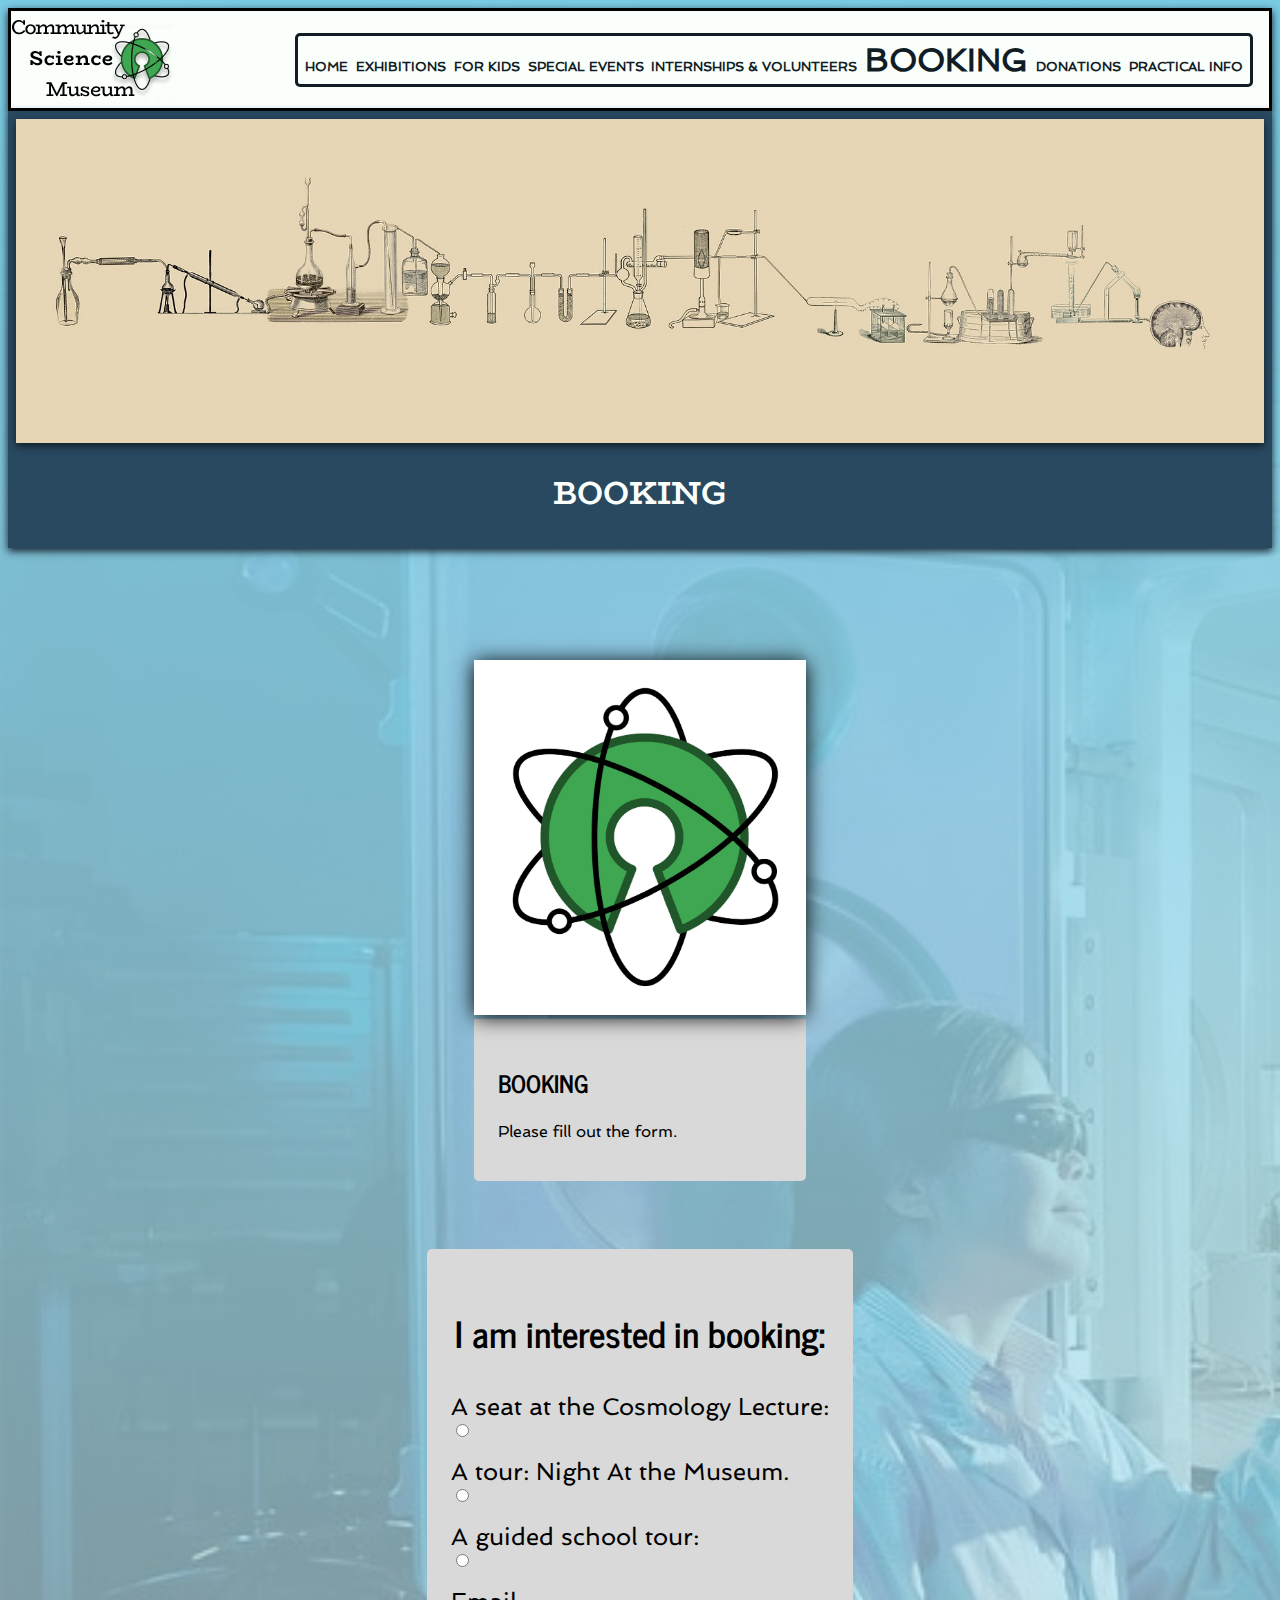
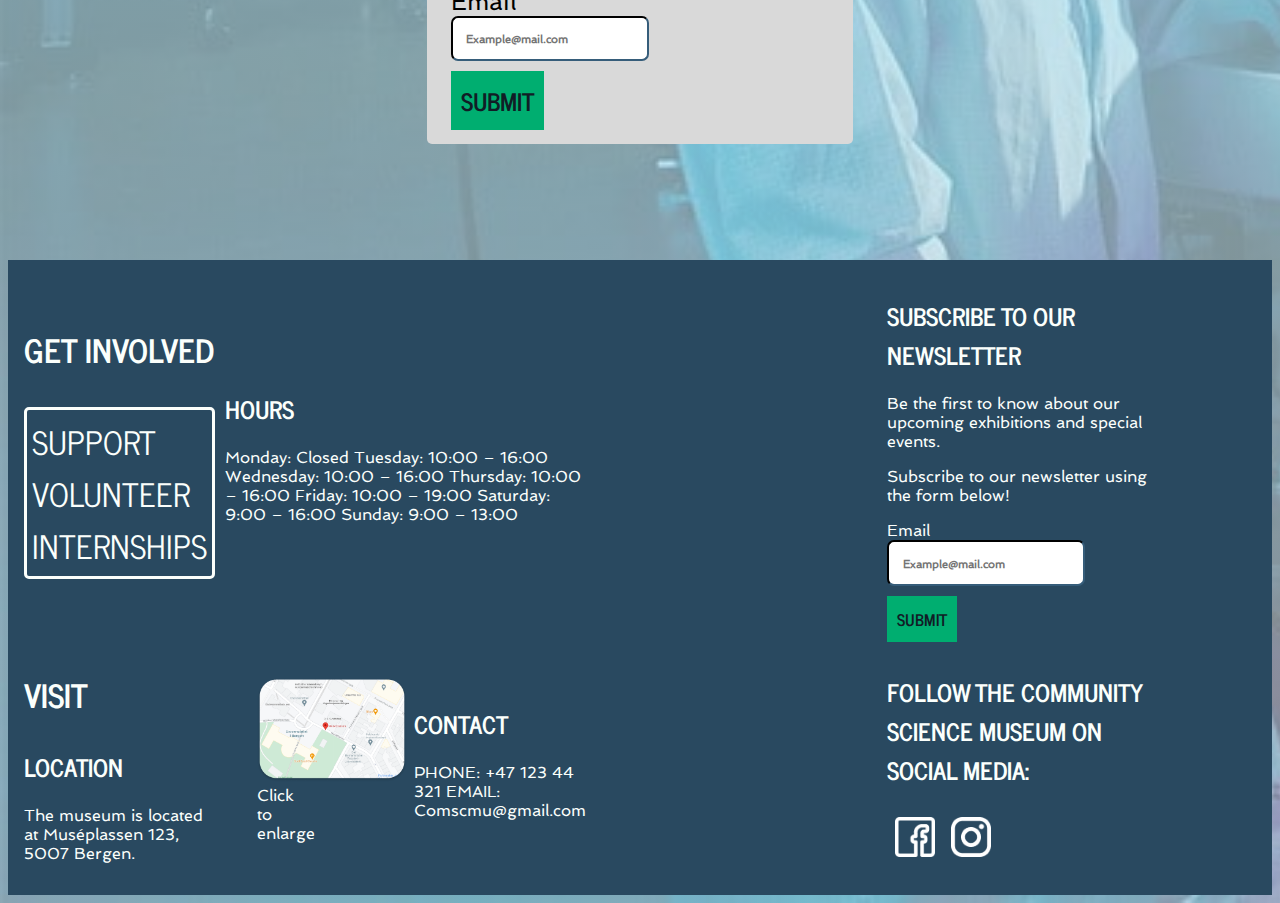
<file: HTML/Bookingcheckout.html>
<!DOCTYPE html>
<html lang="en">
  <head>
    <meta charset="UTF-8" />
    <meta http-equiv="X-UA-Compatible" content="IE=edge" />
    <meta name="viewport" content="width=device-width, initial-scale=1.0" />
    <link href="/CSS/styles.css" rel="stylesheet" />
    <link href="/CSS/bookingcheckout.css" rel="stylesheet" />
    <link rel="preconnect" href="https://fonts.googleapis.com" />
    <link rel="preconnect" href="https://fonts.gstatic.com" crossorigin />
    <link
      href="https://fonts.googleapis.com/css2?family=BioRhyme:wght@400;700&family=News+Cycle:wght@400;700&family=Spinnaker&display=swap"
      rel="stylesheet"
    />
    <title>Booking Checkout</title>
    <meta
      name="description"
      content="This is where our visitors book their tours or seats for upcoming lectures or other events."
    />
  </head>
  <body>
    <header class="header-flex">
      <a href="/index.HTML"
        ><img
          class="logo"
          src="/IMAGES/DESKTOP-LOGO.png"
          alt="A logo for The Community Science Museum. The logo itself consist of a drawing of an atom."
      /></a>
      <!--The checkbox hamburger hack, as explained by MJ Philip in the curriculum-->

      <input type="checkbox" id="menu-checkbox" />
      <label for="menu-checkbox">
        <img
          class="hamburger-menu"
          src="/IMAGES/Hamburger-menu.png"
          alt="A menu for navigating the site"
      /></label>
      <nav class="nav-flex burger">
        <ul>
          <li><a class="nav-header" href="/index.HTML">HOME</a></li>
          <li>
            <a class="nav-header" href="/HTML/Exhibitions.html">EXHIBITIONS</a>
          </li>
          <li>
            <a class="nav-header" href="/HTML/Youngstarsclub.html">FOR KIDS</a>
          </li>
          <li>
            <a class="nav-header" href="/HTML/Bookingsystem.html"
              >SPECIAL EVENTS</a
            >
          </li>
          <li>
            <a class="nav-header" href="/HTML/Internships.html"
              >INTERNSHIPS & VOLUNTEERS</a
            >
          </li>
          <li>
            <a class="nav-header position" href="/HTML/Bookingcheckout.html"
              >BOOKING</a
            >
          </li>
          <li>
            <a class="nav-header" href="/HTML/Support.html">DONATIONS</a>
          </li>
          <li>
            <a class="nav-header" href="/HTML/Practicalinfo.html"
              >PRACTICAL INFO</a
            >
          </li>
        </ul>
      </nav>
    </header>
    <main>
      <section class="banner-flex">
        <div class="banner-pic">
          <img
            src="/IMAGES/lab-512503_1920-min.jpg"
            alt="An old-looking drawing of lab gear that seems to connect to a human brain."
          />
        </div>
        <h1>BOOKING</h1>
      </section>
      <div class="flex-2 booking">
        <figure>
          <img
            src="/IMAGES/open-science-735787-min.jpg"
            alt="The logo for the museum. It's a green orb that resembles an atom."
            class="img"
          />
          <div class="plain-text low-radius">
            <h2>BOOKING</h2>
            <p>Please fill out the form.</p>
          </div>
        </figure>
        <div class="form1 book">
          <h2>I am interested in booking:</h2>
          <form action="Success.html" class="radio2" method="get">
            <label for="radio1" class="radio2"
              >A seat at the Cosmology Lecture:</label
            >
            <input type="radio" name="radio1" id="radio1" />

            <label for="radio2" class="radio2"
              >A tour: Night At the Museum.
            </label>
            <input type="radio" name="radio2" id="radio2" />

            <label for="radio3" class="radio2">A guided school tour:</label>
            <input type="radio" name="radio3" id="radio3" />
            <label for="mail2">Email</label>
            <input type="email" placeholder="Example@mail.com" id="mail2" />

            <a href="Success.html" class="button">SUBMIT</a>
          </form>
        </div>
      </div>
    </main>
    <footer class="footer-flex">
      <section class="grid1">
        <h2 class="fontsize">GET INVOLVED</h2>
        <ul class="navfooter">
          <li><a href="/HTML/Support.html">SUPPORT</a></li>
          <li><a href="/HTML/Internships.html">VOLUNTEER</a></li>
          <li><a href="/HTML/Internships.html">INTERNSHIPS</a></li>
        </ul>
      </section>
      <div class="grid2">
        <h2 class="fontsize">VISIT</h2>
        <h2>LOCATION</h2>
        <p>The museum is located at Muséplassen 123, 5007 Bergen.</p>
      </div>
      <figure class="grid3">
        <a href="/HTML/Practicalinfo.html"
          ><img
            src="/IMAGES/MAP.png"
            alt="A map of Bergen city, a red marker points out Muséplassen, the location of the museum."
            class="map"
        /></a>
        <figcaption>Click to enlarge</figcaption>
      </figure>
      <div class="grid4">
        <h2>HOURS</h2>
        <p>
          Monday: Closed Tuesday: 10:00 – 16:00 Wednesday: 10:00 – 16:00
          Thursday: 10:00 – 16:00 Friday: 10:00 – 19:00 Saturday: 9:00 – 16:00
          Sunday: 9:00 – 13:00
        </p>
      </div>
      <div class="grid5">
        <h2>CONTACT</h2>
        <p>PHONE: +47 123 44 321 EMAIL: Comscmu@gmail.com</p>
      </div>
      <div class="grid6">
        <h2>SUBSCRIBE TO OUR NEWSLETTER</h2>
        <p>
          Be the first to know about our upcoming exhibitions and special
          events.
        </p>
        <p>Subscribe to our newsletter using the form below!</p>
        <form action="HTML/Success.html" method="get">
          <label for="mail3">Email</label>
          <input type="email" id="mail3" placeholder="Example@mail.com" />

          <a href="/HTML/Success.html" class="button">SUBMIT</a>
        </form>
      </div>
      <div class="grid7">
        <h2>FOLLOW THE COMMUNITY SCIENCE MUSEUM ON SOCIAL MEDIA:</h2>
        <img
          src="/IMAGES/FACE.png"
          alt="The facebook logo, which the letter f. The color of the logo is white"
          class="SoMe"
        /><img
          src="/IMAGES/INSTA.png"
          alt="The logo for Instagram. It is a white box with a circle in it. It resembles a camera."
          class="SoMe"
        />
      </div>
    </footer>
  </body>
</html>
</file>
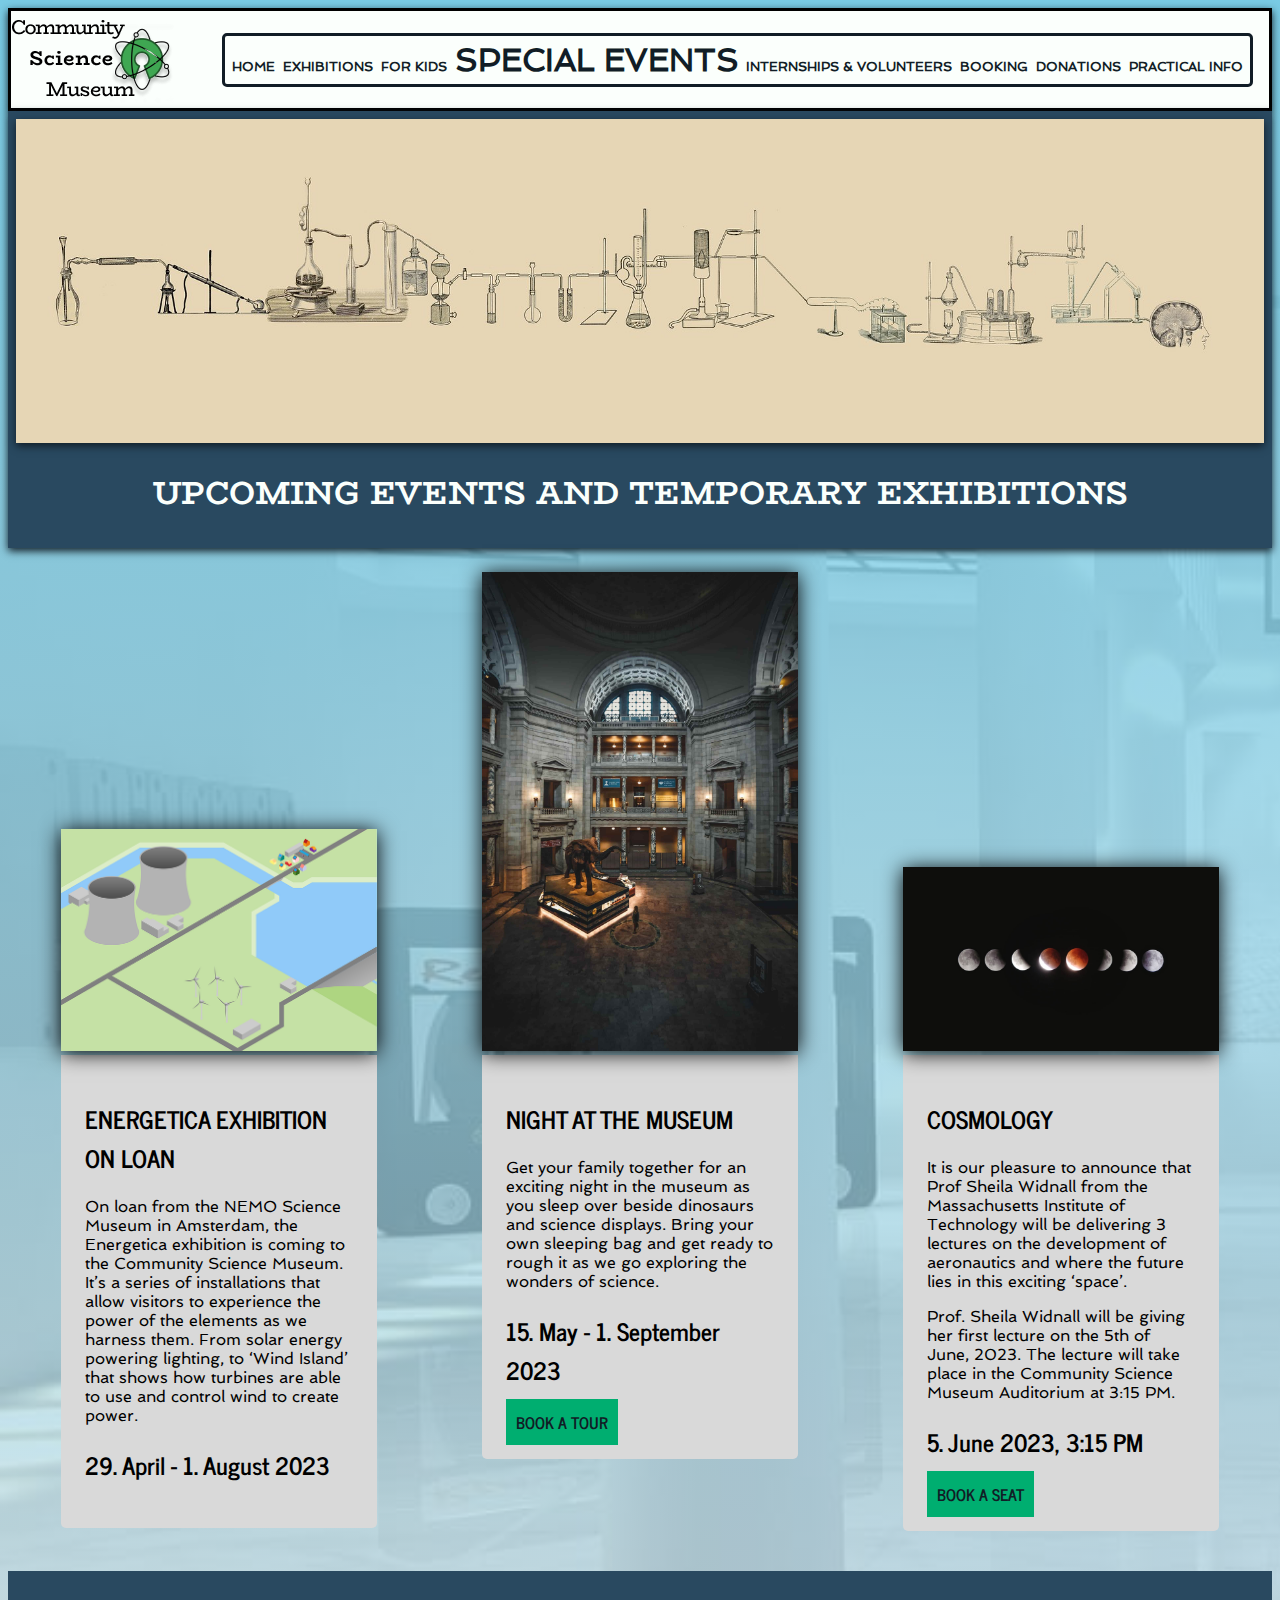
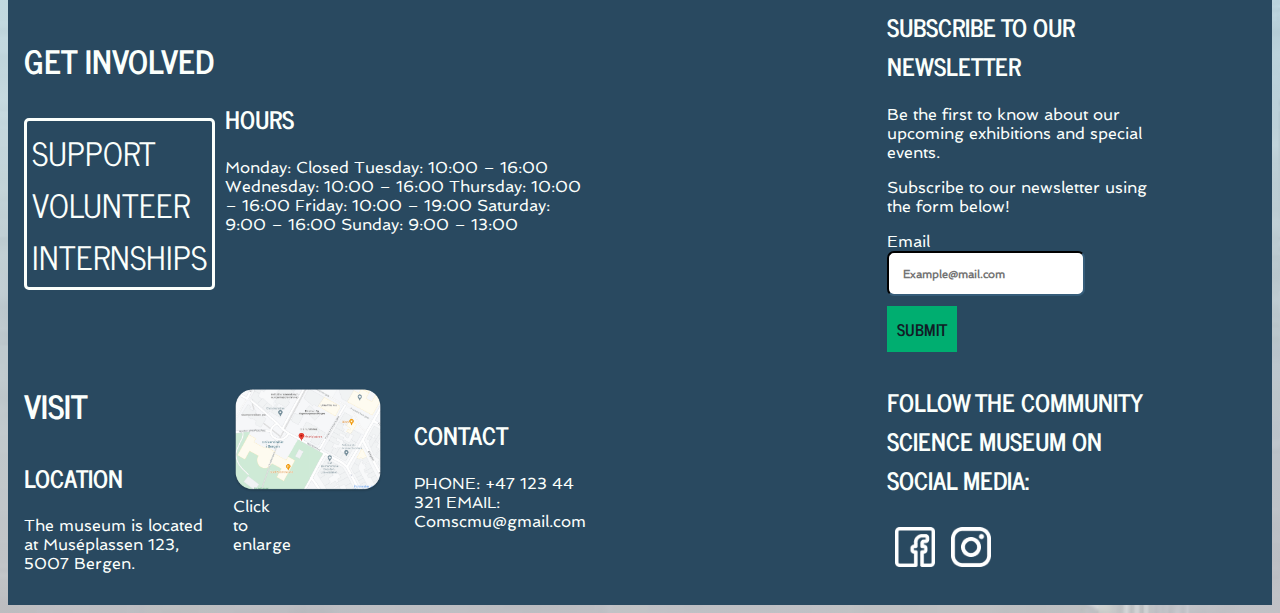
<file: HTML/Bookingsystem.html>
<!DOCTYPE html>
<html lang="en">
  <head>
    <meta charset="UTF-8" />
    <meta http-equiv="X-UA-Compatible" content="IE=edge" />
    <meta name="viewport" content="width=device-width, initial-scale=1.0" />
    <link href="/CSS/styles.css" rel="stylesheet" />
    <link href="/CSS/bookingsystem.css" rel="stylesheet" />
    <link rel="preconnect" href="https://fonts.googleapis.com" />
    <link rel="preconnect" href="https://fonts.gstatic.com" crossorigin />
    <link
      href="https://fonts.googleapis.com/css2?family=BioRhyme:wght@400;700&family=News+Cycle:wght@400;700&family=Spinnaker&display=swap"
      rel="stylesheet"
    />
    <title>Booking Calender</title>
    <meta
      name="description"
      content="This is where our visitors can get an overview of special events and exhibitions that needs booking."
    />
  </head>
  <body>
    <header class="header-flex">
      <a href="/index.HTML"
        ><img
          class="logo"
          src="/IMAGES/DESKTOP-LOGO.png"
          alt="A logo for The Community Science Museum. The logo itself consist of a drawing of an atom."
      /></a>
      <!--The checkbox hamburger hack, as explained by MJ Philip in the curriculum-->

      <input type="checkbox" id="menu-checkbox" />
      <label for="menu-checkbox">
        <img
          class="hamburger-menu"
          src="/IMAGES/Hamburger-menu.png"
          alt="A menu for navigating the site"
      /></label>
      <nav class="nav-flex burger">
        <ul>
          <li><a class="nav-header" href="/index.HTML">HOME</a></li>
          <li>
            <a class="nav-header" href="/HTML/Exhibitions.html">EXHIBITIONS</a>
          </li>
          <li>
            <a class="nav-header" href="/HTML/Youngstarsclub.html">FOR KIDS</a>
          </li>
          <li>
            <a class="nav-header position" href="/HTML/Bookingsystem.html"
              >SPECIAL EVENTS</a
            >
          </li>
          <li>
            <a class="nav-header" href="/HTML/Internships.html"
              >INTERNSHIPS & VOLUNTEERS</a
            >
          </li>
          <li>
            <a class="nav-header" href="/HTML/Bookingcheckout.html">BOOKING</a>
          </li>
          <li>
            <a class="nav-header" href="/HTML/Support.html">DONATIONS</a>
          </li>
          <li>
            <a class="nav-header" href="/HTML/Practicalinfo.html"
              >PRACTICAL INFO</a
            >
          </li>
        </ul>
      </nav>
    </header>
    <main>
      <section class="banner-flex">
        <div class="banner-pic">
          <img
            src="/IMAGES/lab-512503_1920-min.jpg"
            alt="An old-looking drawing of lab gear that seems to connect to a human brain."
          />
        </div>
        <h1>UPCOMING EVENTS AND TEMPORARY EXHIBITIONS</h1>
      </section>
      <div class="flex-int">
        <figure>
          <img
            src="/IMAGES/energy-gbd8ad6eaa_640.png"
            alt="A drawing of a rural landscape with powerplants, windmills and a dam"
            class="img"
          />
          <div class="plain-text low-radius">
            <h2>ENERGETICA EXHIBITION ON LOAN</h2>
            <p>
              On loan from the NEMO Science Museum in Amsterdam, the Energetica
              exhibition is coming to the Community Science Museum. It’s a
              series of installations that allow visitors to experience the
              power of the elements as we harness them. From solar energy
              powering lighting, to ‘Wind Island’ that shows how turbines are
              able to use and control wind to create power.
            </p>
            <h2>29. April - 1. August 2023</h2>
          </div>
        </figure>
        <figure>
          <img
            src="/IMAGES/roberto-nickson-396152-min.jpg"
            alt="A dark, dimly lit museum-hall with a mammoth-skeleton and a lot of visiting guests.."
            class="img"
          />
          <div class="plain-text low-radius">
            <h2>NIGHT AT THE MUSEUM</h2>
            <p>
              Get your family together for an exciting night in the museum as
              you sleep over beside dinosaurs and science displays. Bring your
              own sleeping bag and get ready to rough it as we go exploring the
              wonders of science.
            </p>
            <h2>15. May - 1. September 2023</h2>
            <a href="Bookingcheckout.html" class="button">BOOK A TOUR</a>
          </div>
        </figure>
        <figure>
          <img
            src="/IMAGES/celso-405219.jpg"
            alt="An image showing different lunar phases. There are eight different pictures of the moon, aligned next to each other in a row."
            class="img"
          />
          <div class="plain-text low-radius">
            <h2>COSMOLOGY</h2>
            <p>
              It is our pleasure to announce that Prof Sheila Widnall from the
              Massachusetts Institute of Technology will be delivering 3
              lectures on the development of aeronautics and where the future
              lies in this exciting ‘space’.
            </p>
            <p>
              Prof. Sheila Widnall will be giving her first lecture on the 5th
              of June, 2023. The lecture will take place in the Community
              Science Museum Auditorium at 3:15 PM.
            </p>
            <h2>5. June 2023, 3:15 PM</h2>
            <a href="Bookingcheckout.html" class="button">BOOK A SEAT</a>
          </div>
        </figure>
      </div>
    </main>
    <footer class="footer-flex">
      <section class="grid1">
        <h2 class="fontsize">GET INVOLVED</h2>
        <ul class="navfooter">
          <li><a href="/HTML/Support.html">SUPPORT</a></li>
          <li><a href="/HTML/Internships.html">VOLUNTEER</a></li>
          <li><a href="/HTML/Internships.html">INTERNSHIPS</a></li>
        </ul>
      </section>
      <div class="grid2">
        <h2 class="fontsize">VISIT</h2>
        <h2>LOCATION</h2>
        <p>The museum is located at Muséplassen 123, 5007 Bergen.</p>
      </div>
      <figure class="grid3">
        <a href="/HTML/Practicalinfo.html"
          ><img
            src="/IMAGES/MAP.png"
            alt="A map of Bergen city, a red marker points out Muséplassen, the location of the museum."
            class="map"
        /></a>
        <figcaption>Click to enlarge</figcaption>
      </figure>
      <div class="grid4">
        <h2>HOURS</h2>
        <p>
          Monday: Closed Tuesday: 10:00 – 16:00 Wednesday: 10:00 – 16:00
          Thursday: 10:00 – 16:00 Friday: 10:00 – 19:00 Saturday: 9:00 – 16:00
          Sunday: 9:00 – 13:00
        </p>
      </div>
      <div class="grid5">
        <h2>CONTACT</h2>
        <p>PHONE: +47 123 44 321 EMAIL: Comscmu@gmail.com</p>
      </div>
      <div class="grid6">
        <h2>SUBSCRIBE TO OUR NEWSLETTER</h2>
        <p>
          Be the first to know about our upcoming exhibitions and special
          events.
        </p>
        <p>Subscribe to our newsletter using the form below!</p>
        <form action="HTML/Success.html" method="get">
          <label for="mail4">Email</label>
          <input type="email" id="mail4" placeholder="Example@mail.com" />

          <a href="/HTML/Success.html" class="button">SUBMIT</a>
        </form>
      </div>
      <div class="grid7">
        <h2>FOLLOW THE COMMUNITY SCIENCE MUSEUM ON SOCIAL MEDIA:</h2>
        <img
          src="/IMAGES/FACE.png"
          alt="The facebook logo, which the letter f. The color of the logo is white"
          class="SoMe"
        /><img
          src="/IMAGES/INSTA.png"
          alt="The logo for Instagram. It is a white box with a circle in it. It resembles a camera."
          class="SoMe"
        />
      </div>
    </footer>
  </body>
</html>
</file>
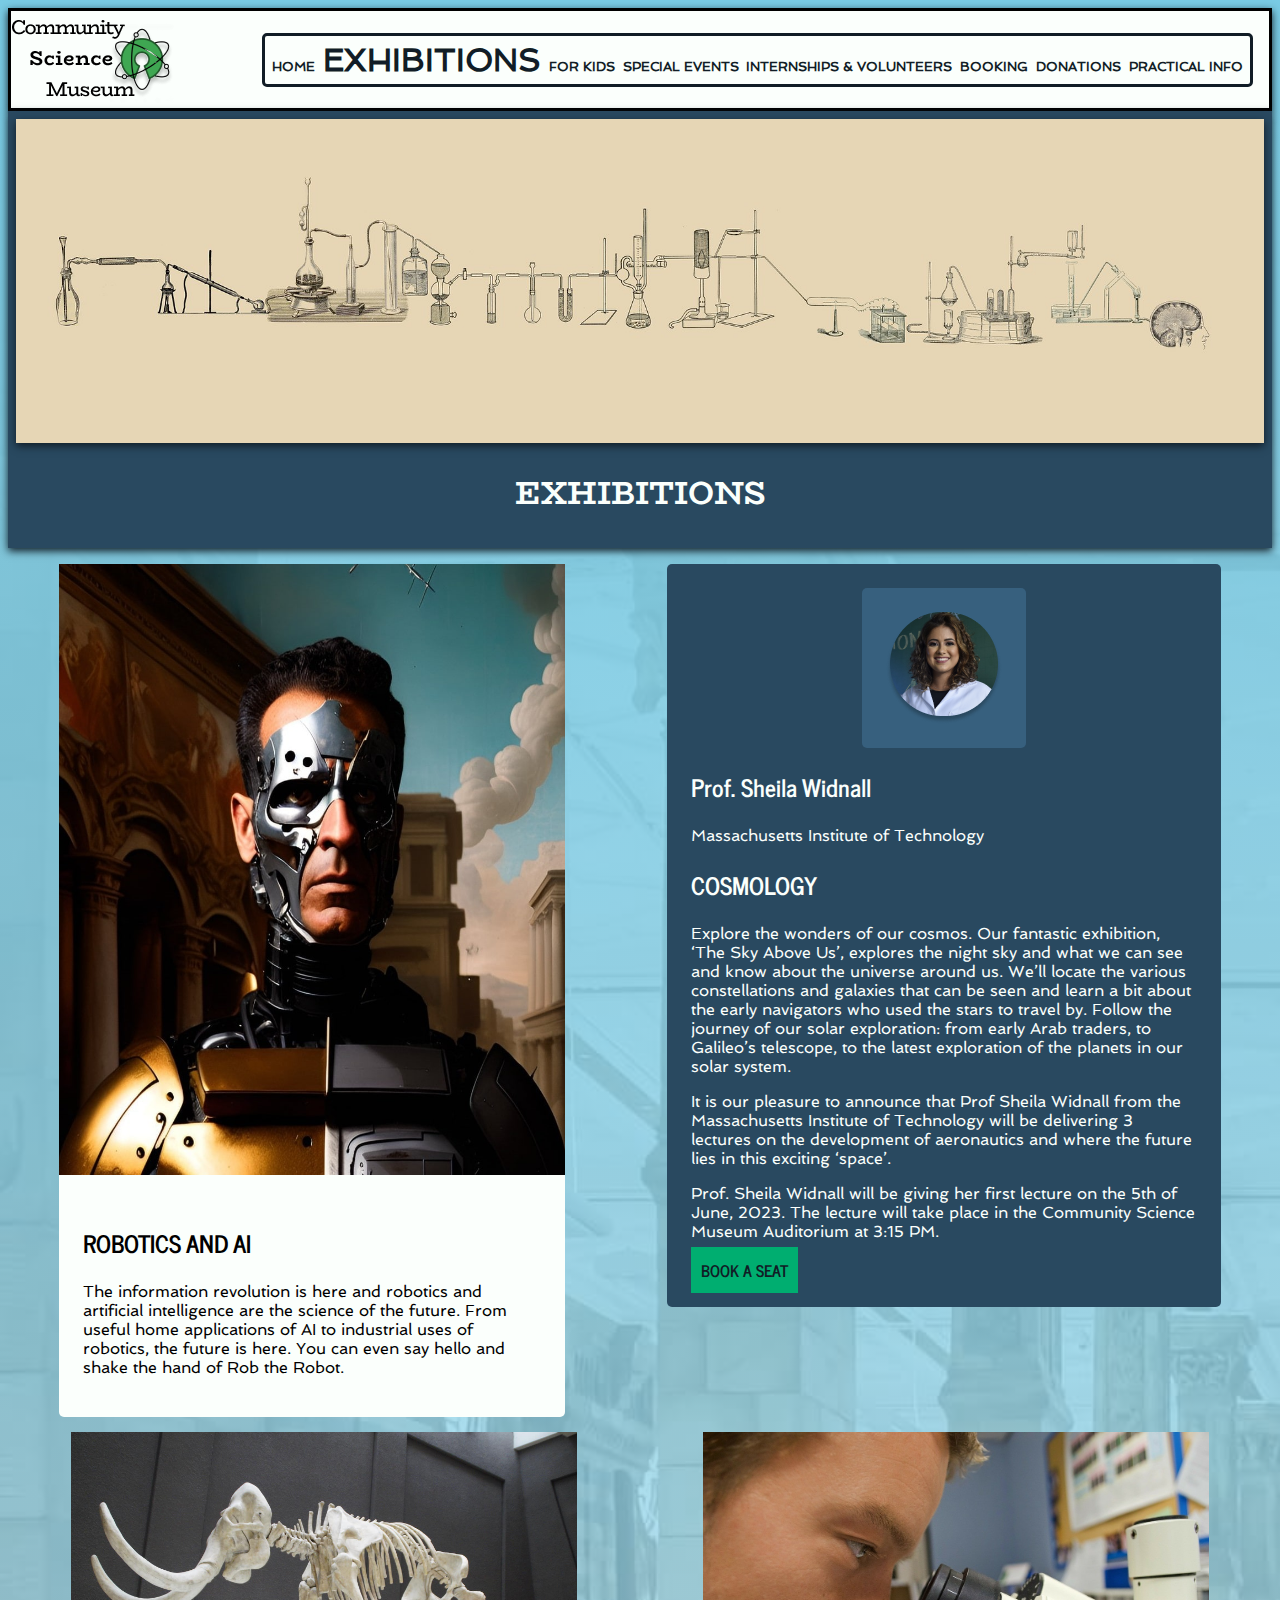
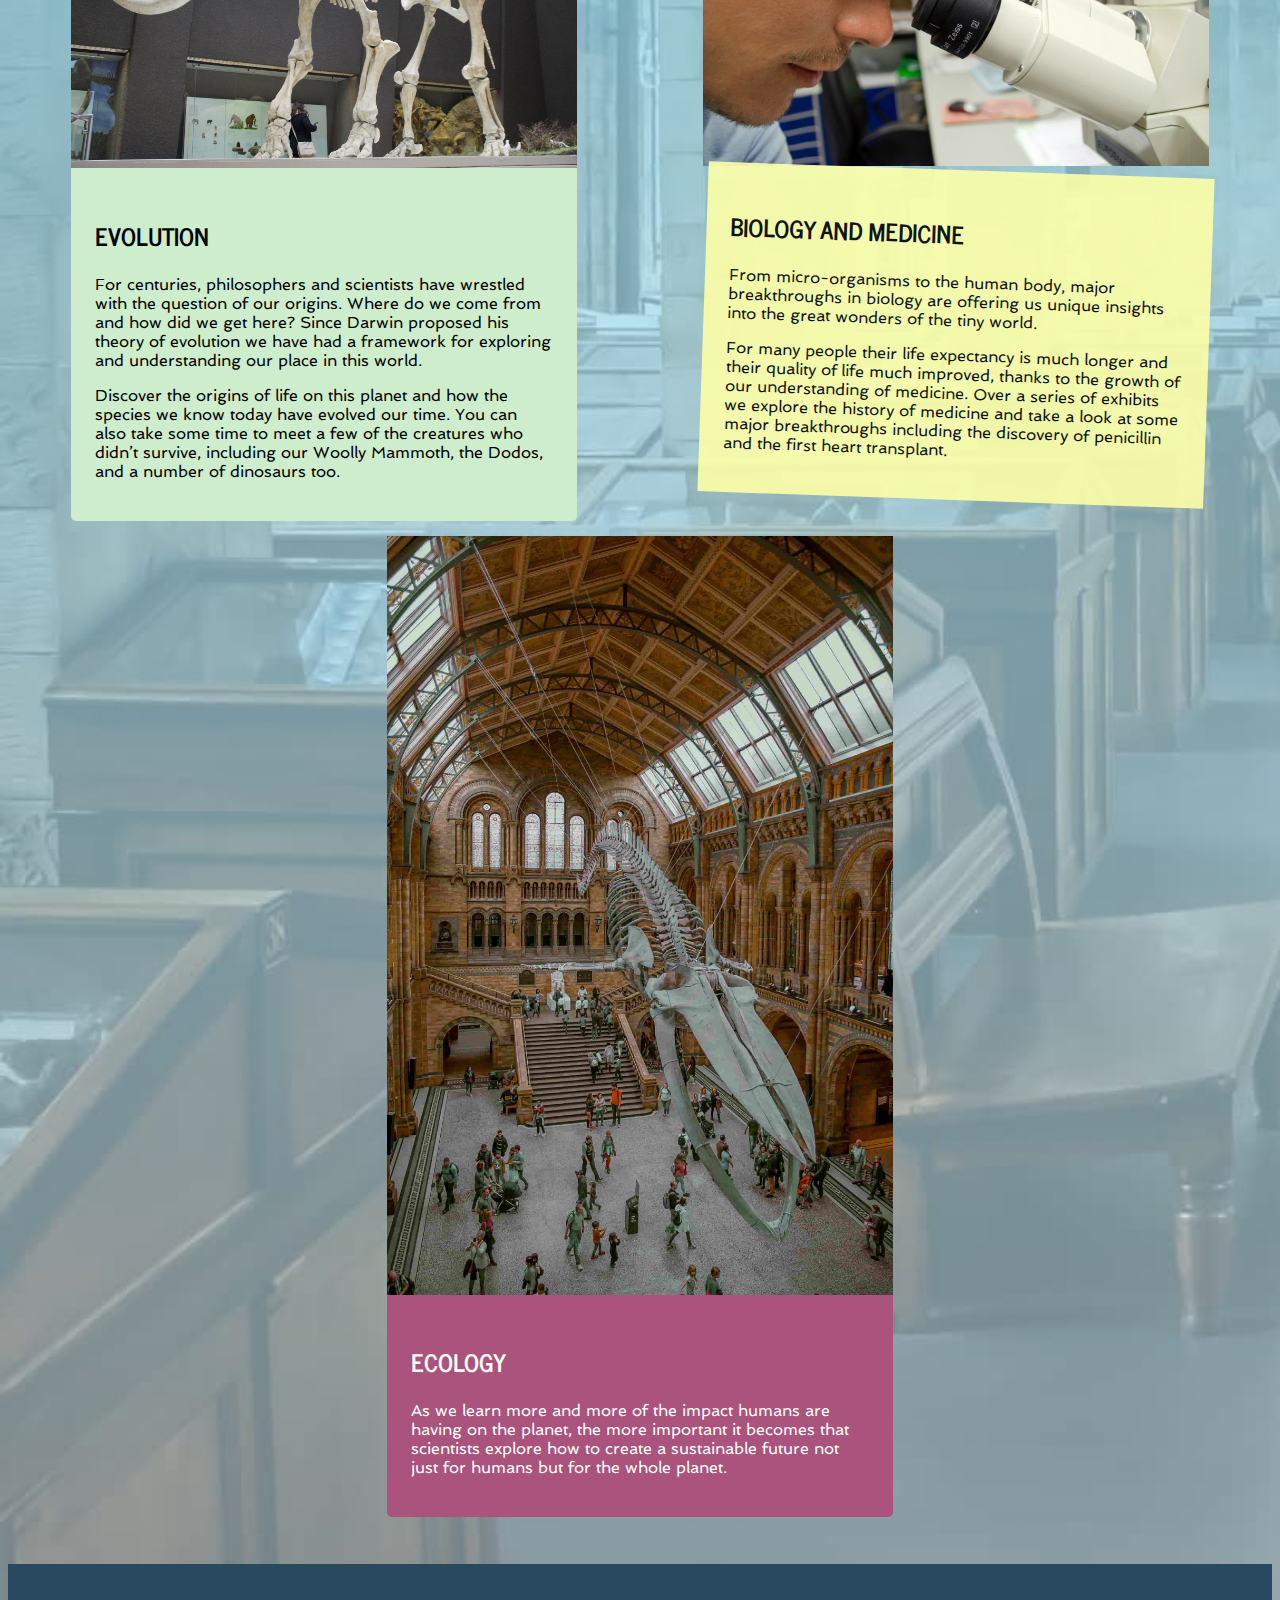
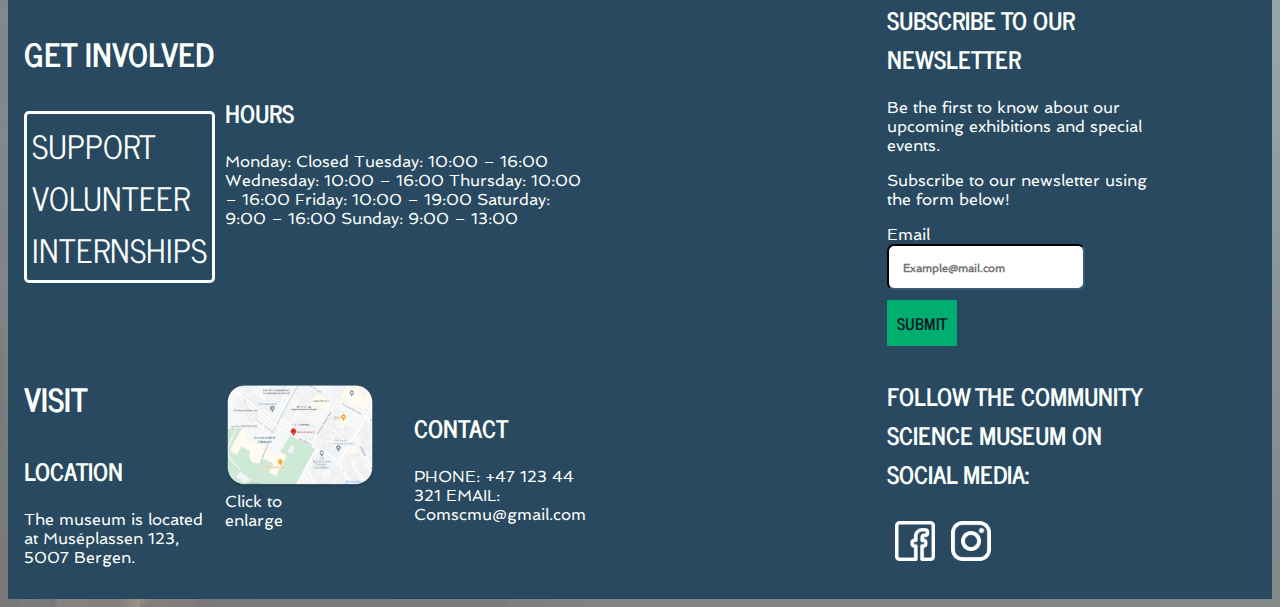
<file: HTML/Exhibitions.html>
<!DOCTYPE html>
<html lang="en">
  <head>
    <meta charset="UTF-8" />
    <meta http-equiv="X-UA-Compatible" content="IE=edge" />
    <meta name="viewport" content="width=device-width, initial-scale=1.0" />
    <link href="/CSS/styles.css" rel="stylesheet" />
    <link href="/CSS/exhibitions.css" rel="stylesheet" />
    <link rel="preconnect" href="https://fonts.googleapis.com" />
    <link rel="preconnect" href="https://fonts.gstatic.com" crossorigin />
    <link
      href="https://fonts.googleapis.com/css2?family=BioRhyme:wght@400;700&family=News+Cycle:wght@400;700&family=Spinnaker&display=swap"
      rel="stylesheet"
    />
    <title>Exhibitions</title>
    <meta
      name="description"
      content="This page contains an overview of some of the exhibitions in the Community Science Museum."
    />
  </head>
  <body class="exhib">
    <header class="header-flex">
      <a href="/index.HTML"
        ><img
          class="logo"
          src="/IMAGES/DESKTOP-LOGO.png"
          alt="A logo for The Community Science Museum. The logo itself consist of a drawing of an atom."
      /></a>
      <!--The checkbox hamburger hack, as explained by MJ Philip in the curriculum-->

      <input type="checkbox" id="menu-checkbox" />
      <label for="menu-checkbox">
        <img
          class="hamburger-menu"
          src="/IMAGES/Hamburger-menu.png"
          alt="A menu for navigating the site"
      /></label>
      <nav class="nav-flex burger">
        <ul>
          <li><a class="nav-header" href="/index.HTML">HOME</a></li>
          <li>
            <a class="nav-header position" href="/HTML/Exhibitions.html"
              >EXHIBITIONS</a
            >
          </li>
          <li>
            <a class="nav-header" href="/HTML/Youngstarsclub.html">FOR KIDS</a>
          </li>
          <li>
            <a class="nav-header" href="/HTML/Bookingsystem.html"
              >SPECIAL EVENTS</a
            >
          </li>
          <li>
            <a class="nav-header" href="/HTML/Internships.html"
              >INTERNSHIPS & VOLUNTEERS</a
            >
          </li>
          <li>
            <a class="nav-header" href="/HTML/Bookingcheckout.html">BOOKING</a>
          </li>
          <li>
            <a class="nav-header" href="/HTML/Support.html">DONATIONS</a>
          </li>
          <li>
            <a class="nav-header" href="/HTML/Practicalinfo.html"
              >PRACTICAL INFO</a
            >
          </li>
        </ul>
      </nav>
    </header>
    <main>
      <section class="banner-flex">
        <div class="banner-pic">
          <img
            src="/IMAGES/lab-512503_1920-min.jpg"
            alt="An old-looking drawing of lab gear that seems to connect to a human brain."
          />
        </div>
        <h1>EXHIBITIONS</h1>
      </section>
      <div class="flex-ex">
        <figure class="AI low-radius">
          <img
            src="/IMAGES/ROBOT.jpg"
            alt="A picture of a human-looking robot. His face is half metal and half skin."
            class="robot"
          />
          <div class="plain-text">
            <h2>ROBOTICS AND AI</h2>
            <p>
              The information revolution is here and robotics and artificial
              intelligence are the science of the future. From useful home
              applications of AI to industrial uses of robotics, the future is
              here. You can even say hello and shake the hand of Rob the Robot.
            </p>
          </div>
        </figure>

        <div class="article4">
          <img
            class="prof"
            src="/IMAGES/Professor.png"
            alt="A female professor wearing a white coat, she is smiling."
          />
          <h2>Prof. Sheila Widnall</h2>
          <p>Massachusetts Institute of Technology</p>
          <h2>COSMOLOGY</h2>
          <p>
            Explore the wonders of our cosmos. Our fantastic exhibition, ‘The
            Sky Above Us’, explores the night sky and what we can see and know
            about the universe around us. We’ll locate the various
            constellations and galaxies that can be seen and learn a bit about
            the early navigators who used the stars to travel by. Follow the
            journey of our solar exploration: from early Arab traders, to
            Galileo’s telescope, to the latest exploration of the planets in our
            solar system.
          </p>
          <p>
            It is our pleasure to announce that Prof Sheila Widnall from the
            Massachusetts Institute of Technology will be delivering 3 lectures
            on the development of aeronautics and where the future lies in this
            exciting ‘space’.
          </p>
          <p>
            Prof. Sheila Widnall will be giving her first lecture on the 5th of
            June, 2023. The lecture will take place in the Community Science
            Museum Auditorium at 3:15 PM.
          </p>
          <a href="/HTML/Bookingcheckout.html" class="button">BOOK A SEAT</a>
        </div>
        <figure class="evo2 low-radius">
          <img
            src="/IMAGES/mammoth-1257288_1920-min.jpg"
            alt="A skeleton of a mammoth, the picture is from the exhibitions"
            class="img"
          />
          <div class="plain-text">
            <h2>EVOLUTION</h2>
            <p>
              For centuries, philosophers and scientists have wrestled with the
              question of our origins. Where do we come from and how did we get
              here? Since Darwin proposed his theory of evolution we have had a
              framework for exploring and understanding our place in this world.
            </p>
            <p>
              Discover the origins of life on this planet and how the species we
              know today have evolved our time. You can also take some time to
              meet a few of the creatures who didn’t survive, including our
              Woolly Mammoth, the Dodos, and a number of dinosaurs too.
            </p>
          </div>
        </figure>
        <figure class="med1 low-radius">
          <img
            src="/IMAGES/people-219985_1280-min.jpg"
            alt="A scientist looking trough a microscope. He is wearing a white coat"
            class="img"
          />
          <div class="plain-text re-size">
            <h2>BIOLOGY AND MEDICINE</h2>
            <p>
              From micro-organisms to the human body, major breakthroughs in
              biology are offering us unique insights into the great wonders of
              the tiny world.
            </p>
            <p>
              For many people their life expectancy is much longer and their
              quality of life much improved, thanks to the growth of our
              understanding of medicine. Over a series of exhibits we explore
              the history of medicine and take a look at some major
              breakthroughs including the discovery of penicillin and the first
              heart transplant.
            </p>
          </div>
        </figure>
        <figure class="bio1 low-radius">
          <img
            src="/IMAGES/toa-heftiba-412579-min.jpg"
            alt="A gigantic whale-skeleton, hanging from the museum-ceiling"
            class="img"
          />
          <div class="plain-text">
            <h2>ECOLOGY</h2>
            <p>
              As we learn more and more of the impact humans are having on the
              planet, the more important it becomes that scientists explore how
              to create a sustainable future not just for humans but for the
              whole planet.
            </p>
          </div>
        </figure>
      </div>
    </main>
    <footer class="footer-flex">
      <section class="grid1">
        <h2 class="fontsize">GET INVOLVED</h2>
        <ul class="navfooter">
          <li><a href="/HTML/Support.html">SUPPORT</a></li>
          <li><a href="/HTML/Internships.html">VOLUNTEER</a></li>
          <li><a href="/HTML/Internships.html">INTERNSHIPS</a></li>
        </ul>
      </section>
      <div class="grid2">
        <h2 class="fontsize">VISIT</h2>
        <h2>LOCATION</h2>
        <p>The museum is located at Muséplassen 123, 5007 Bergen.</p>
      </div>
      <figure class="grid3">
        <a href="/HTML/Practicalinfo.html"
          ><img
            src="/IMAGES/MAP.png"
            alt="A map of Bergen city, a red marker points out Muséplassen, the location of the museum."
            class="map"
        /></a>
        <figcaption>Click to enlarge</figcaption>
      </figure>
      <div class="grid4">
        <h2>HOURS</h2>
        <p>
          Monday: Closed Tuesday: 10:00 – 16:00 Wednesday: 10:00 – 16:00
          Thursday: 10:00 – 16:00 Friday: 10:00 – 19:00 Saturday: 9:00 – 16:00
          Sunday: 9:00 – 13:00
        </p>
      </div>
      <div class="grid5">
        <h2>CONTACT</h2>
        <p>PHONE: +47 123 44 321 EMAIL: Comscmu@gmail.com</p>
      </div>
      <div class="grid6">
        <h2>SUBSCRIBE TO OUR NEWSLETTER</h2>
        <p>
          Be the first to know about our upcoming exhibitions and special
          events.
        </p>
        <p>Subscribe to our newsletter using the form below!</p>
        <form action="HTML/Success.html" method="get">
          <label for="mail5">Email</label>
          <input type="email" placeholder="Example@mail.com" id="mail5" />

          <a href="/HTML/Success.html" class="button">SUBMIT</a>
        </form>
      </div>
      <div class="grid7">
        <h2>FOLLOW THE COMMUNITY SCIENCE MUSEUM ON SOCIAL MEDIA:</h2>
        <img
          src="/IMAGES/FACE.png"
          alt="The facebook logo, which the letter f. The color of the logo is white"
          class="SoMe"
        /><img
          src="/IMAGES/INSTA.png"
          alt="The logo for Instagram. It is a white box with a circle in it. It resembles a camera."
          class="SoMe"
        />
      </div>
    </footer>
  </body>
</html>
</file>
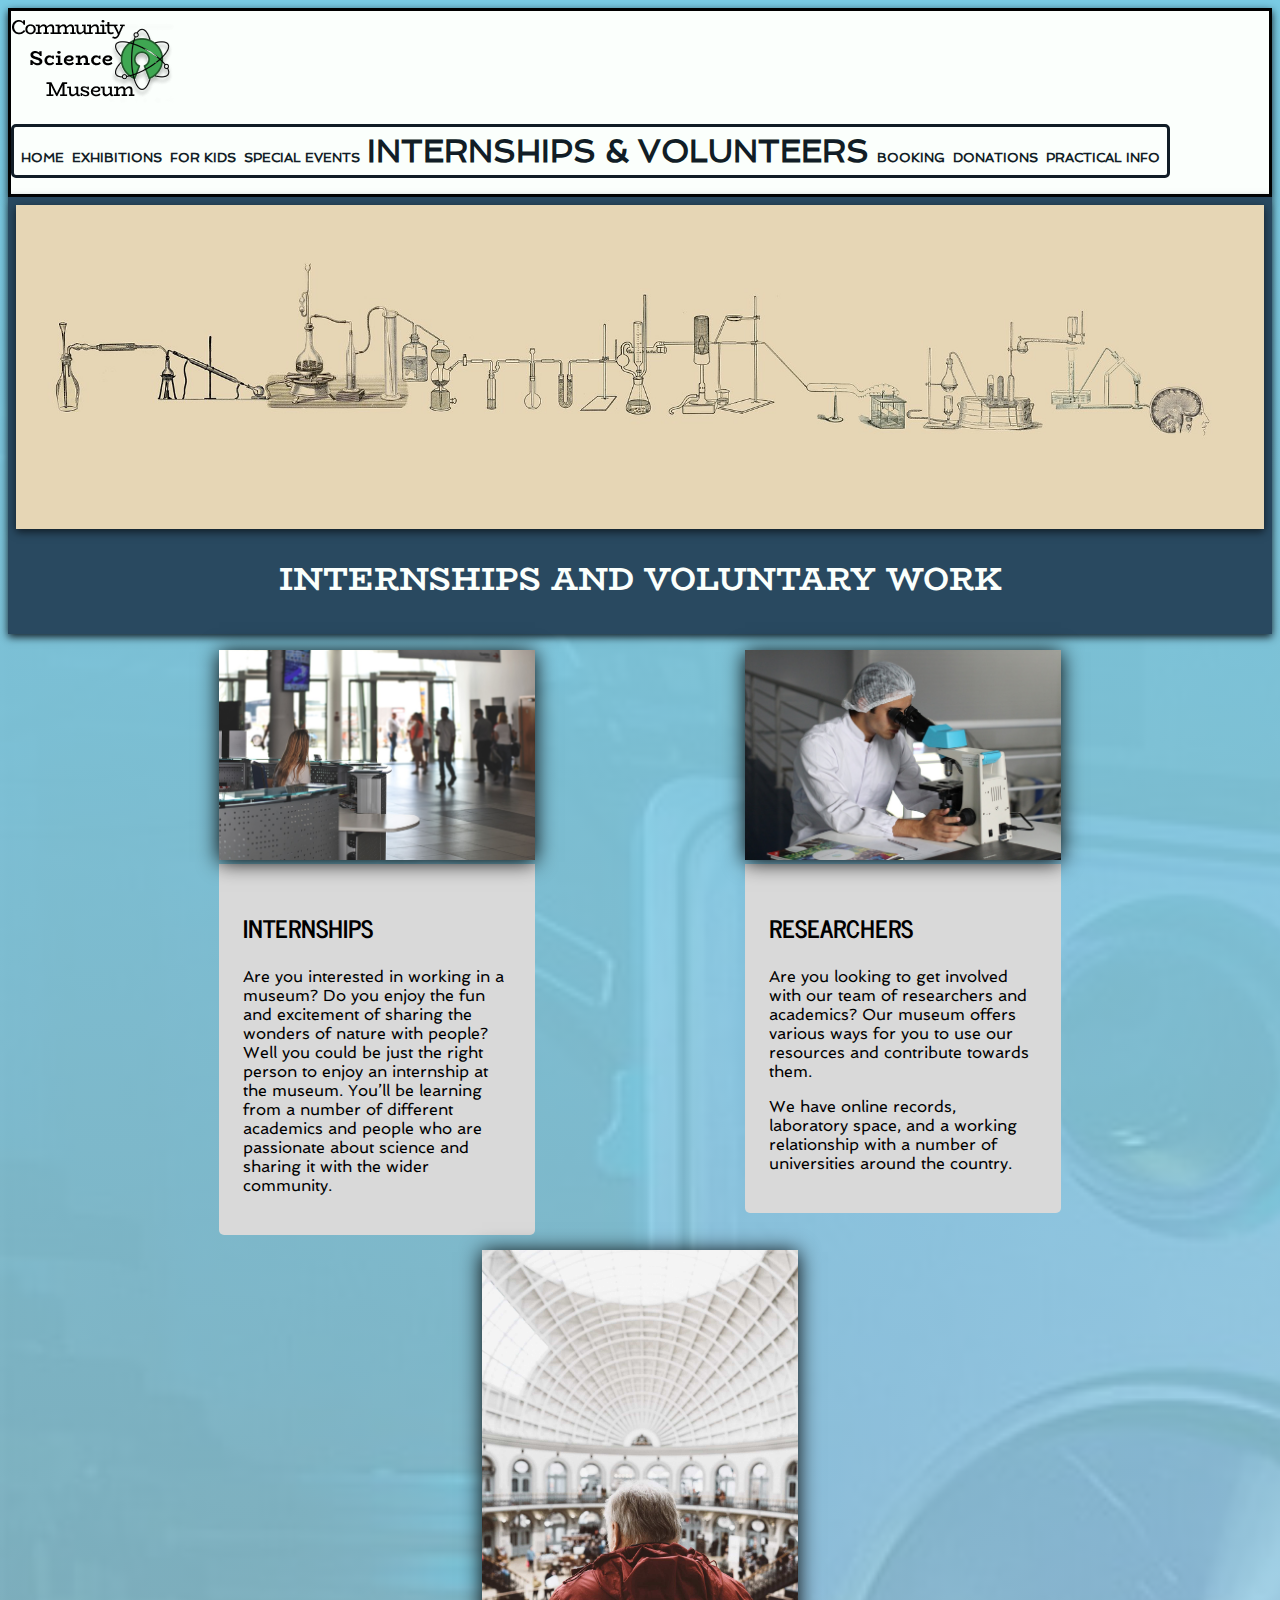
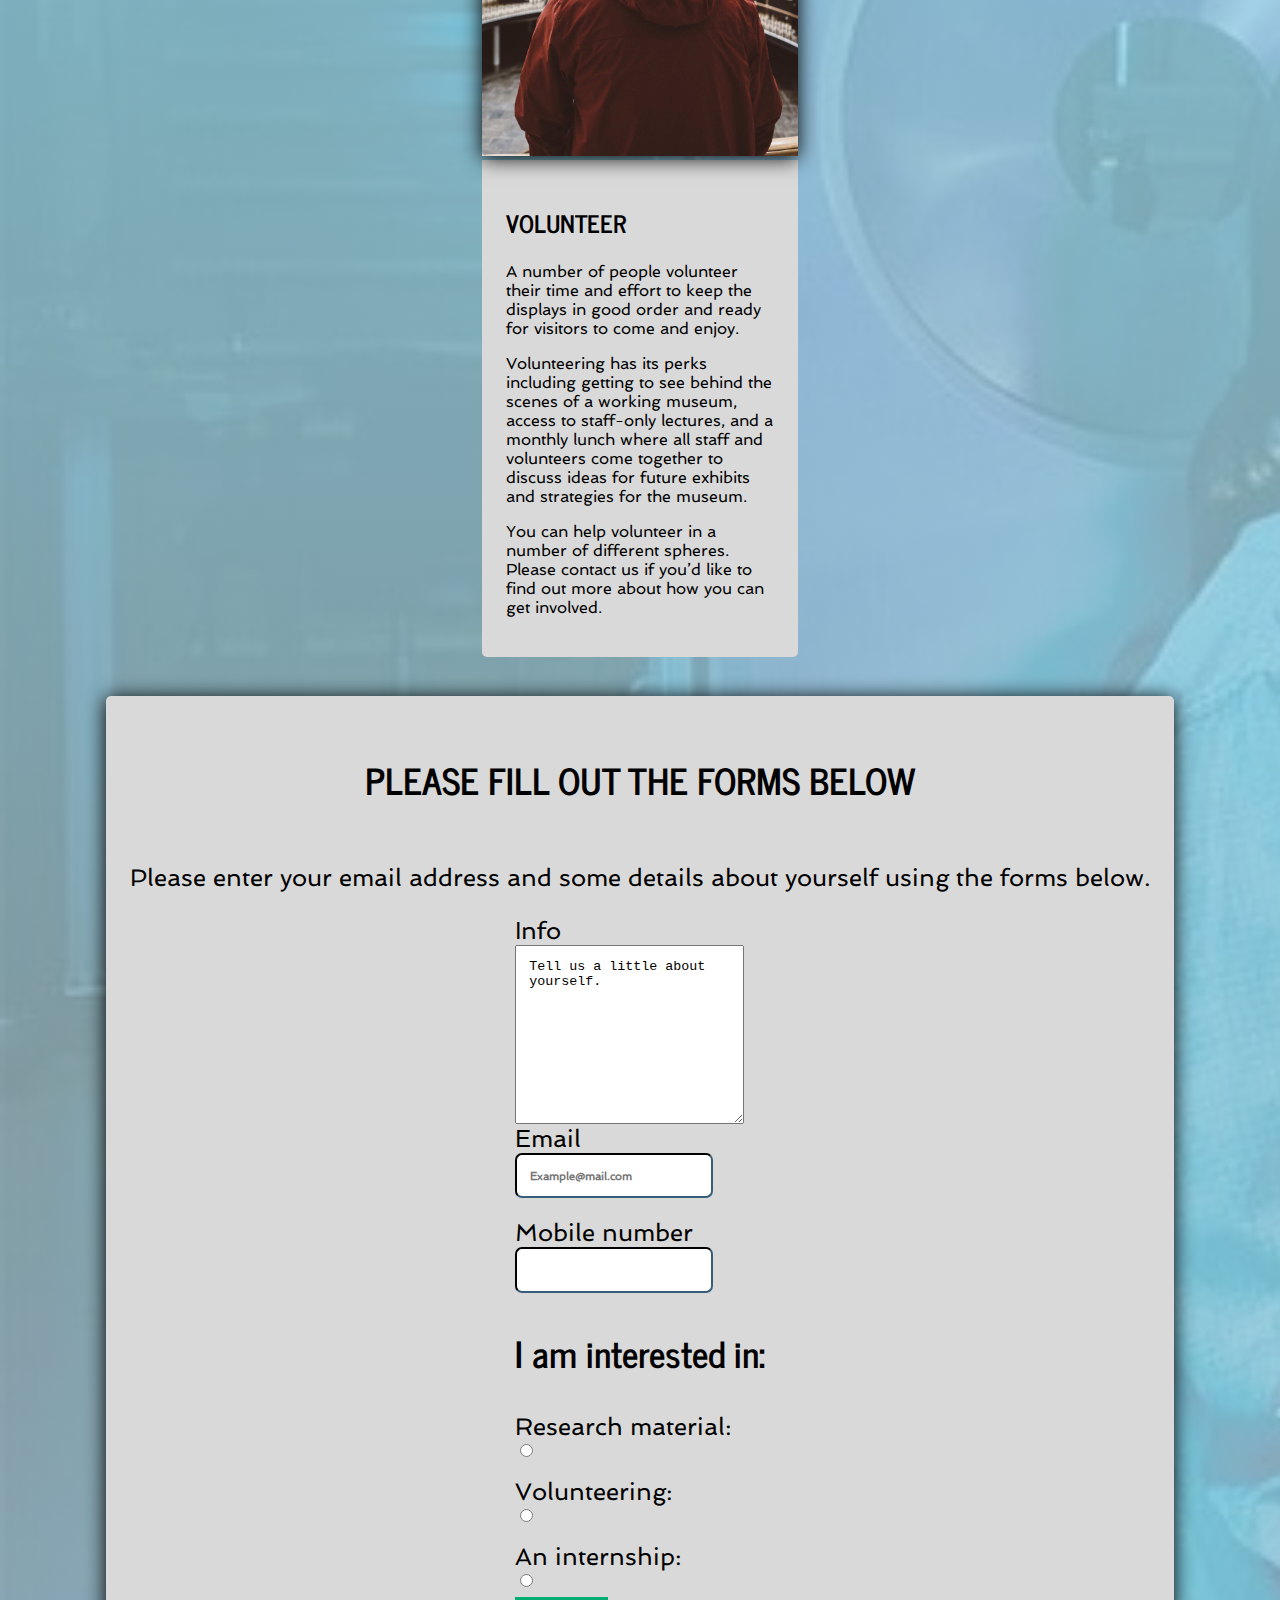
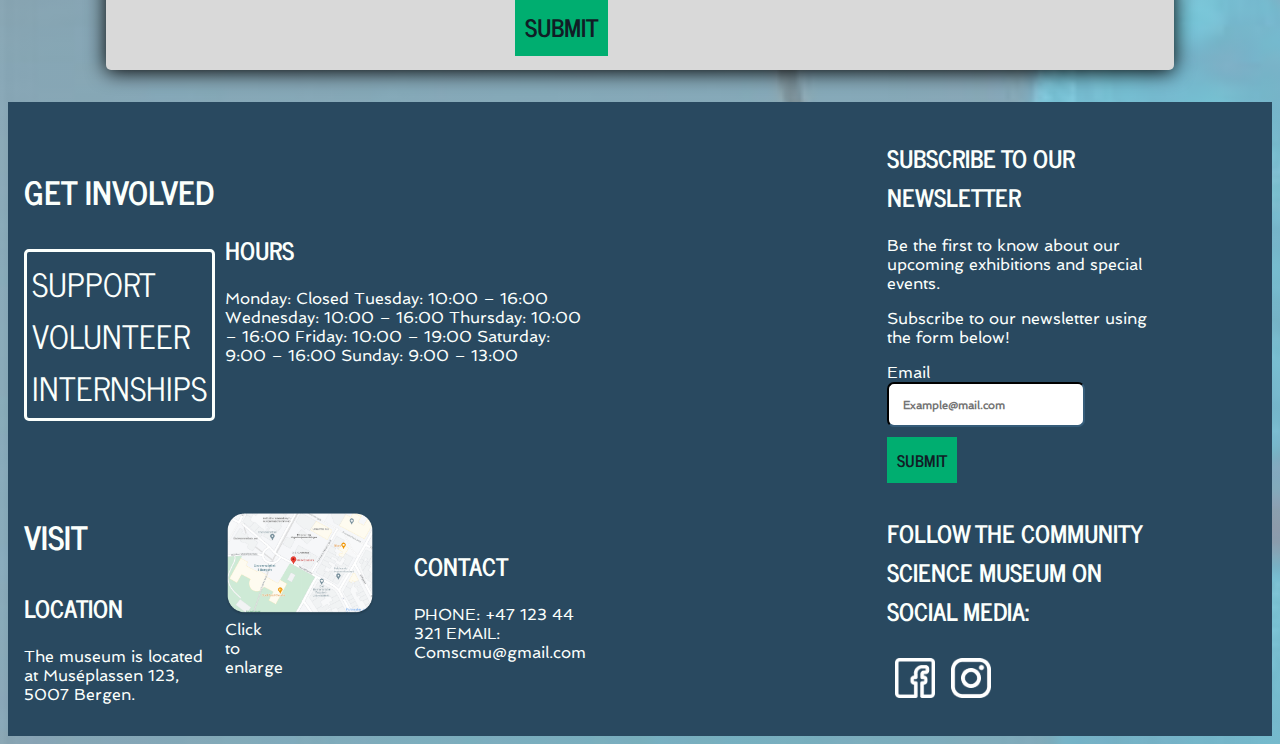
<file: HTML/Internships.html>
<!DOCTYPE html>
<html lang="en">
  <head>
    <meta charset="UTF-8" />
    <meta http-equiv="X-UA-Compatible" content="IE=edge" />
    <meta name="viewport" content="width=device-width, initial-scale=1.0" />
    <link href="/CSS/styles.css" rel="stylesheet" />
    <link href="/CSS/internships.css" rel="stylesheet" />
    <link rel="preconnect" href="https://fonts.googleapis.com" />
    <link rel="preconnect" href="https://fonts.gstatic.com" crossorigin />
    <link
      href="https://fonts.googleapis.com/css2?family=BioRhyme:wght@400;700&family=News+Cycle:wght@400;700&family=Spinnaker&display=swap"
      rel="stylesheet"
    />
    <title>Internships & Voluntary work</title>
    <meta
      name="description"
      content="This page informs future interns, academics or volunteers how to seek work or get in contact with The Community Science Museum."
    />
  </head>
  <body>
    <header class="header-flex">
      <a href="/index.HTML"
        ><img
          class="logo"
          src="/IMAGES/DESKTOP-LOGO.png"
          alt="A logo for The Community Science Museum. The logo itself consist of a drawing of an atom."
      /></a>
      <!--The checkbox hamburger hack, as explained by MJ Philip in the curriculum-->

      <input type="checkbox" id="menu-checkbox" />
      <label for="menu-checkbox">
        <img
          class="hamburger-menu"
          src="/IMAGES/Hamburger-menu.png"
          alt="A menu for navigating the site"
      /></label>
      <nav class="nav-flex burger">
        <ul>
          <li><a class="nav-header" href="/index.HTML">HOME</a></li>
          <li>
            <a class="nav-header" href="/HTML/Exhibitions.html">EXHIBITIONS</a>
          </li>
          <li>
            <a class="nav-header" href="/HTML/Youngstarsclub.html">FOR KIDS</a>
          </li>
          <li>
            <a class="nav-header" href="/HTML/Bookingsystem.html"
              >SPECIAL EVENTS</a
            >
          </li>
          <li>
            <a class="nav-header position" href="/HTML/Internships.html"
              >INTERNSHIPS & VOLUNTEERS</a
            >
          </li>
          <li>
            <a class="nav-header" href="/HTML/Bookingcheckout.html">BOOKING</a>
          </li>
          <li>
            <a class="nav-header" href="/HTML/Support.html">DONATIONS</a>
          </li>
          <li>
            <a class="nav-header" href="/HTML/Practicalinfo.html"
              >PRACTICAL INFO</a
            >
          </li>
        </ul>
      </nav>
    </header>
    <main>
      <section class="banner-flex">
        <div class="banner-pic">
          <img
            src="/IMAGES/lab-512503_1920-min.jpg"
            alt="An old-looking drawing of lab gear that seems to connect to a human brain."
          />
        </div>
        <h1>INTERNSHIPS AND VOLUNTARY WORK</h1>
      </section>
      <div class="flex-int">
        <figure>
          <img
            src="/IMAGES/reception-g640b231a4_1280.jpg"
            alt="A female sitting in a reception of a modern looking museum."
            class="img"
          />
          <div class="plain-text low-radius">
            <h2>INTERNSHIPS</h2>
            <p>
              Are you interested in working in a museum? Do you enjoy the fun
              and excitement of sharing the wonders of nature with people? Well
              you could be just the right person to enjoy an internship at the
              museum. You’ll be learning from a number of different academics
              and people who are passionate about science and sharing it with
              the wider community.
            </p>
          </div>
        </figure>
        <figure>
          <img
            src="/IMAGES/scientist-gf0e0db83d_1280.jpg"
            alt="A scientist, wearing a white lab coat and a protective hairnet"
            class="img"
          />
          <div class="plain-text low-radius">
            <h2>RESEARCHERS</h2>
            <p>
              Are you looking to get involved with our team of researchers and
              academics? Our museum offers various ways for you to use our
              resources and contribute towards them.
            </p>
            <p>
              We have online records, laboratory space, and a working
              relationship with a number of universities around the country.
            </p>
          </div>
        </figure>
      </div>
      <div class="flex-2">
        <figure>
          <img
            src="/IMAGES/luke-ellis-craven-400722-min.jpg"
            alt="An old man in a red jacket. He is looking out on a hall full of people."
            class="img old"
          />
          <div class="low-radius plain-text">
            <h2>VOLUNTEER</h2>
            <p>
              A number of people volunteer their time and effort to keep the
              displays in good order and ready for visitors to come and enjoy.
            </p>
            <p>
              Volunteering has its perks including getting to see behind the
              scenes of a working museum, access to staff-only lectures, and a
              monthly lunch where all staff and volunteers come together to
              discuss ideas for future exhibits and strategies for the museum.
            </p>
            <p>
              You can help volunteer in a number of different spheres. Please
              contact us if you’d like to find out more about how you can get
              involved.
            </p>
          </div>
        </figure>
      </div>
      <div class="form1 int">
        <h2>PLEASE FILL OUT THE FORMS BELOW</h2>
        <p>
          Please enter your email address and some details about yourself using
          the forms below.
        </p>
        <form action="Success.html" class="Forminternship" method="get">
          <label for="user-info">Info</label>
          <textarea id="user-info" name="user-info" cols="60" rows="10">
Tell us a little about yourself.</textarea
          >
          <label for="mail6">Email</label>
          <input
            type="text"
            id="mail6"
            placeholder="Example@mail.com"
            class="textbox"
          />
          <label for="phone" class="mobilenumber">Mobile number</label>
          <input type="number" id="phone" />
          <h2>I am interested in:</h2>
          <label for="radio1" class="radio">Research material:</label>
          <input type="radio" id="radio1" />
          <label for="radio2" class="radio">Volunteering:</label>
          <input type="radio" id="radio2" />
          <label for="radio3" class="radio">An internship:</label>
          <input type="radio" id="radio3" />

          <a href="Success.html" class="button">SUBMIT</a>
        </form>
      </div>
    </main>
    <footer class="footer-flex">
      <section class="grid1">
        <h2 class="fontsize">GET INVOLVED</h2>
        <ul class="navfooter">
          <li><a href="/HTML/Support.html">SUPPORT</a></li>
          <li><a href="/HTML/Internships.html">VOLUNTEER</a></li>
          <li><a href="/HTML/Internships.html">INTERNSHIPS</a></li>
        </ul>
      </section>
      <div class="grid2">
        <h2 class="fontsize">VISIT</h2>
        <h2>LOCATION</h2>
        <p>The museum is located at Muséplassen 123, 5007 Bergen.</p>
      </div>
      <figure class="grid3">
        <a href="/HTML/Practicalinfo.html"
          ><img
            src="/IMAGES/MAP.png"
            alt="A map of Bergen city, a red marker points out Muséplassen, the location of the museum."
            class="map"
        /></a>
        <figcaption>Click to enlarge</figcaption>
      </figure>
      <div class="grid4">
        <h2>HOURS</h2>
        <p>
          Monday: Closed Tuesday: 10:00 – 16:00 Wednesday: 10:00 – 16:00
          Thursday: 10:00 – 16:00 Friday: 10:00 – 19:00 Saturday: 9:00 – 16:00
          Sunday: 9:00 – 13:00
        </p>
      </div>
      <div class="grid5">
        <h2>CONTACT</h2>
        <p>PHONE: +47 123 44 321 EMAIL: Comscmu@gmail.com</p>
      </div>
      <div class="grid6">
        <h2>SUBSCRIBE TO OUR NEWSLETTER</h2>
        <p>
          Be the first to know about our upcoming exhibitions and special
          events.
        </p>
        <p>Subscribe to our newsletter using the form below!</p>
        <form action="HTML/Success.html" method="get">
          <label for="mail7">Email</label>
          <input type="email" id="mail7" placeholder="Example@mail.com" />

          <a href="/HTML/Success.html" class="button">SUBMIT</a>
        </form>
      </div>
      <div class="grid7">
        <h2>FOLLOW THE COMMUNITY SCIENCE MUSEUM ON SOCIAL MEDIA:</h2>
        <img
          src="/IMAGES/FACE.png"
          alt="The facebook logo, which the letter f. The color of the logo is white"
          class="SoMe"
        /><img
          src="/IMAGES/INSTA.png"
          alt="The logo for Instagram. It is a white box with a circle in it. It resembles a camera."
          class="SoMe"
        />
      </div>
    </footer>
  </body>
</html>
</file>
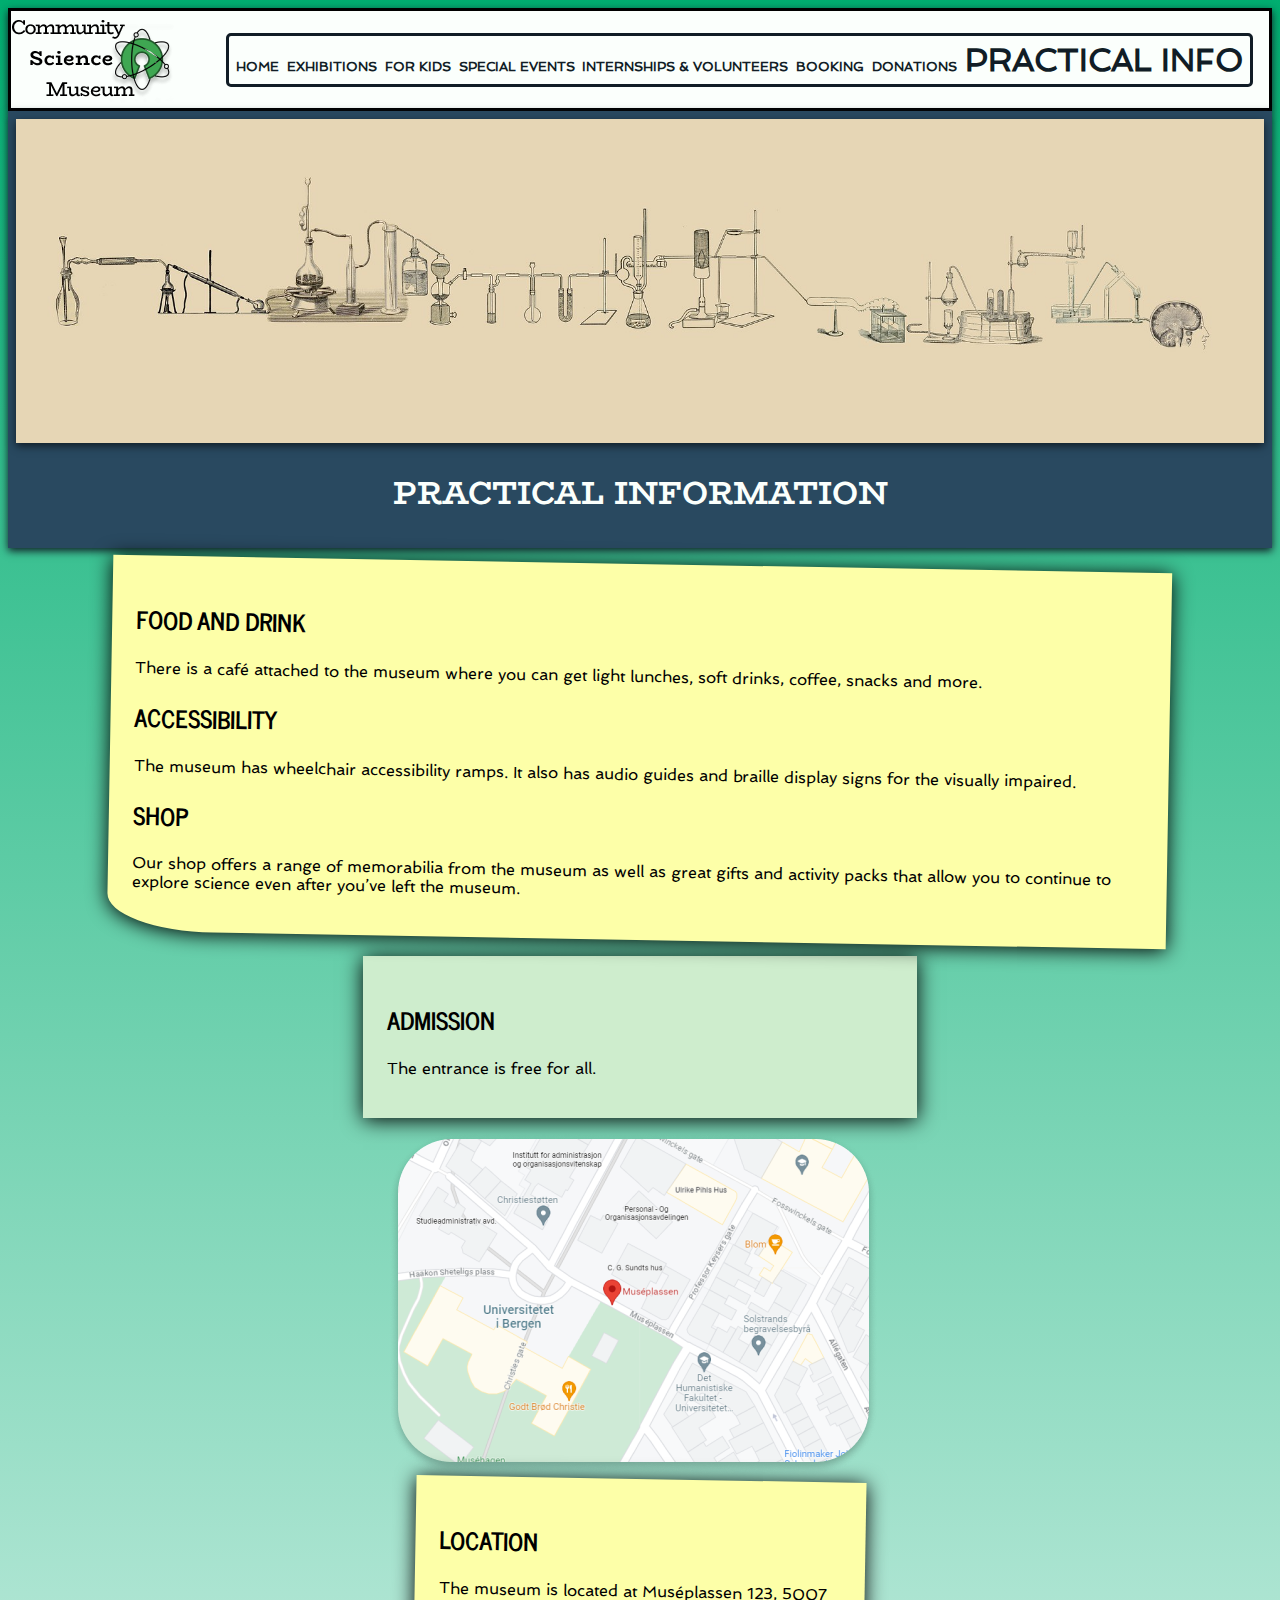
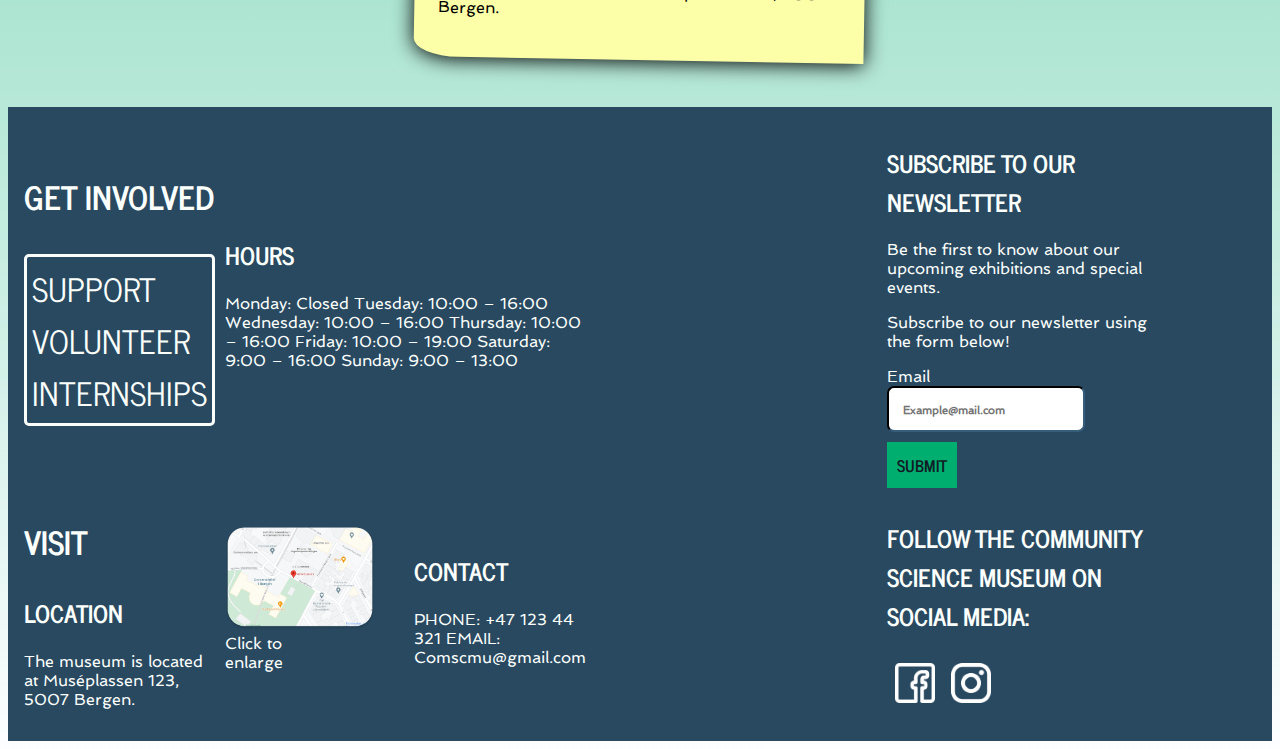
<file: HTML/Practicalinfo.html>
<!DOCTYPE html>
<html lang="en">
  <head>
    <meta charset="UTF-8" />
    <meta http-equiv="X-UA-Compatible" content="IE=edge" />
    <meta name="viewport" content="width=device-width, initial-scale=1.0" />
    <link href="/CSS/styles.css" rel="stylesheet" />
    <link href="/CSS/Practicalinfo.css" rel="stylesheet" />
    <link rel="preconnect" href="https://fonts.googleapis.com" />
    <link rel="preconnect" href="https://fonts.gstatic.com" crossorigin />
    <link
      href="https://fonts.googleapis.com/css2?family=BioRhyme:wght@400;700&family=News+Cycle:wght@400;700&family=Spinnaker&display=swap"
      rel="stylesheet"
    />
    <title>Practical Information</title>
    <meta
      name="description"
      content="This page holds practical information on accessibility, food and drinks and so on."
    />
  </head>
  <body>
    <header class="header-flex">
      <a href="/index.HTML"
        ><img
          class="logo"
          src="/IMAGES/DESKTOP-LOGO.png"
          alt="A logo for The Community Science Museum. The logo itself consist of a drawing of an atom."
      /></a>
      <!--The checkbox hamburger hack, as explained by MJ Philip in the curriculum-->

      <input type="checkbox" id="menu-checkbox" />
      <label for="menu-checkbox">
        <img
          class="hamburger-menu"
          src="/IMAGES/Hamburger-menu.png"
          alt="A menu for navigating the site"
      /></label>
      <nav class="nav-flex burger">
        <ul>
          <li><a class="nav-header" href="/index.HTML">HOME</a></li>
          <li>
            <a class="nav-header" href="/HTML/Exhibitions.html">EXHIBITIONS</a>
          </li>
          <li>
            <a class="nav-header" href="/HTML/Youngstarsclub.html">FOR KIDS</a>
          </li>
          <li>
            <a class="nav-header" href="/HTML/Bookingsystem.html"
              >SPECIAL EVENTS</a
            >
          </li>
          <li>
            <a class="nav-header" href="/HTML/Internships.html"
              >INTERNSHIPS & VOLUNTEERS</a
            >
          </li>
          <li>
            <a class="nav-header" href="/HTML/Bookingcheckout.html">BOOKING</a>
          </li>
          <li>
            <a class="nav-header" href="/HTML/Support.html">DONATIONS</a>
          </li>
          <li>
            <a class="nav-header position" href="/HTML/Practicalinfo.html"
              >PRACTICAL INFO</a
            >
          </li>
        </ul>
      </nav>
    </header>
    <main>
      <section class="banner-flex">
        <div class="banner-pic">
          <img
            src="/IMAGES/lab-512503_1920-min.jpg"
            alt="An old-looking drawing of lab gear that seems to connect to a human brain."
          />
        </div>
        <h1>PRACTICAL INFORMATION</h1>
      </section>
      <div class="flex-info">
        <section>
          <div class="sticker plain-text">
            <h2>FOOD AND DRINK</h2>
            <p>
              There is a café attached to the museum where you can get light
              lunches, soft drinks, coffee, snacks and more.
            </p>
            <h2>ACCESSIBILITY</h2>
            <p>
              The museum has wheelchair accessibility ramps. It also has audio
              guides and braille display signs for the visually impaired.
            </p>
            <h2>SHOP</h2>
            <p>
              Our shop offers a range of memorabilia from the museum as well as
              great gifts and activity packs that allow you to continue to
              explore science even after you’ve left the museum.
            </p>
          </div>
          <div class="evo2 plain-text">
            <h2>ADMISSION</h2>
            <p>The entrance is free for all.</p>
          </div>
        </section>
        <figure>
          <img src="/IMAGES/MAP.png" alt="" class="img" />
          <div class="sticker plain-text">
            <h2>LOCATION</h2>
            <p>The museum is located at Muséplassen 123, 5007 Bergen.</p>
          </div>
        </figure>
      </div>
    </main>
    <footer class="footer-flex">
      <section class="grid1">
        <h2 class="fontsize">GET INVOLVED</h2>
        <ul class="navfooter">
          <li><a href="/HTML/Support.html">SUPPORT</a></li>
          <li><a href="/HTML/Internships.html">VOLUNTEER</a></li>
          <li><a href="/HTML/Internships.html">INTERNSHIPS</a></li>
        </ul>
      </section>
      <div class="grid2">
        <h2 class="fontsize">VISIT</h2>
        <h2>LOCATION</h2>
        <p>The museum is located at Muséplassen 123, 5007 Bergen.</p>
      </div>
      <figure class="grid3">
        <a href="/HTML/Practicalinfo.html"
          ><img
            src="/IMAGES/MAP.png"
            alt="A map of Bergen city, a red marker points out Muséplassen, the location of the museum."
            class="map"
        /></a>
        <figcaption>Click to enlarge</figcaption>
      </figure>
      <div class="grid4">
        <h2>HOURS</h2>
        <p>
          Monday: Closed Tuesday: 10:00 – 16:00 Wednesday: 10:00 – 16:00
          Thursday: 10:00 – 16:00 Friday: 10:00 – 19:00 Saturday: 9:00 – 16:00
          Sunday: 9:00 – 13:00
        </p>
      </div>
      <div class="grid5">
        <h2>CONTACT</h2>
        <p>PHONE: +47 123 44 321 EMAIL: Comscmu@gmail.com</p>
      </div>
      <div class="grid6">
        <h2>SUBSCRIBE TO OUR NEWSLETTER</h2>
        <p>
          Be the first to know about our upcoming exhibitions and special
          events.
        </p>
        <p>Subscribe to our newsletter using the form below!</p>
        <form action="HTML/Success.html" method="get">
          <label for="mail8">Email</label>
          <input type="email" id="mail8" placeholder="Example@mail.com" />

          <a href="/HTML/Success.html" class="button">SUBMIT</a>
        </form>
      </div>
      <div class="grid7">
        <h2>FOLLOW THE COMMUNITY SCIENCE MUSEUM ON SOCIAL MEDIA:</h2>
        <img
          src="/IMAGES/FACE.png"
          alt="The facebook logo, which the letter f. The color of the logo is white"
          class="SoMe"
        /><img
          src="/IMAGES/INSTA.png"
          alt="The logo for Instagram. It is a white box with a circle in it. It resembles a camera."
          class="SoMe"
        />
      </div>
    </footer>
  </body>
</html>
</file>
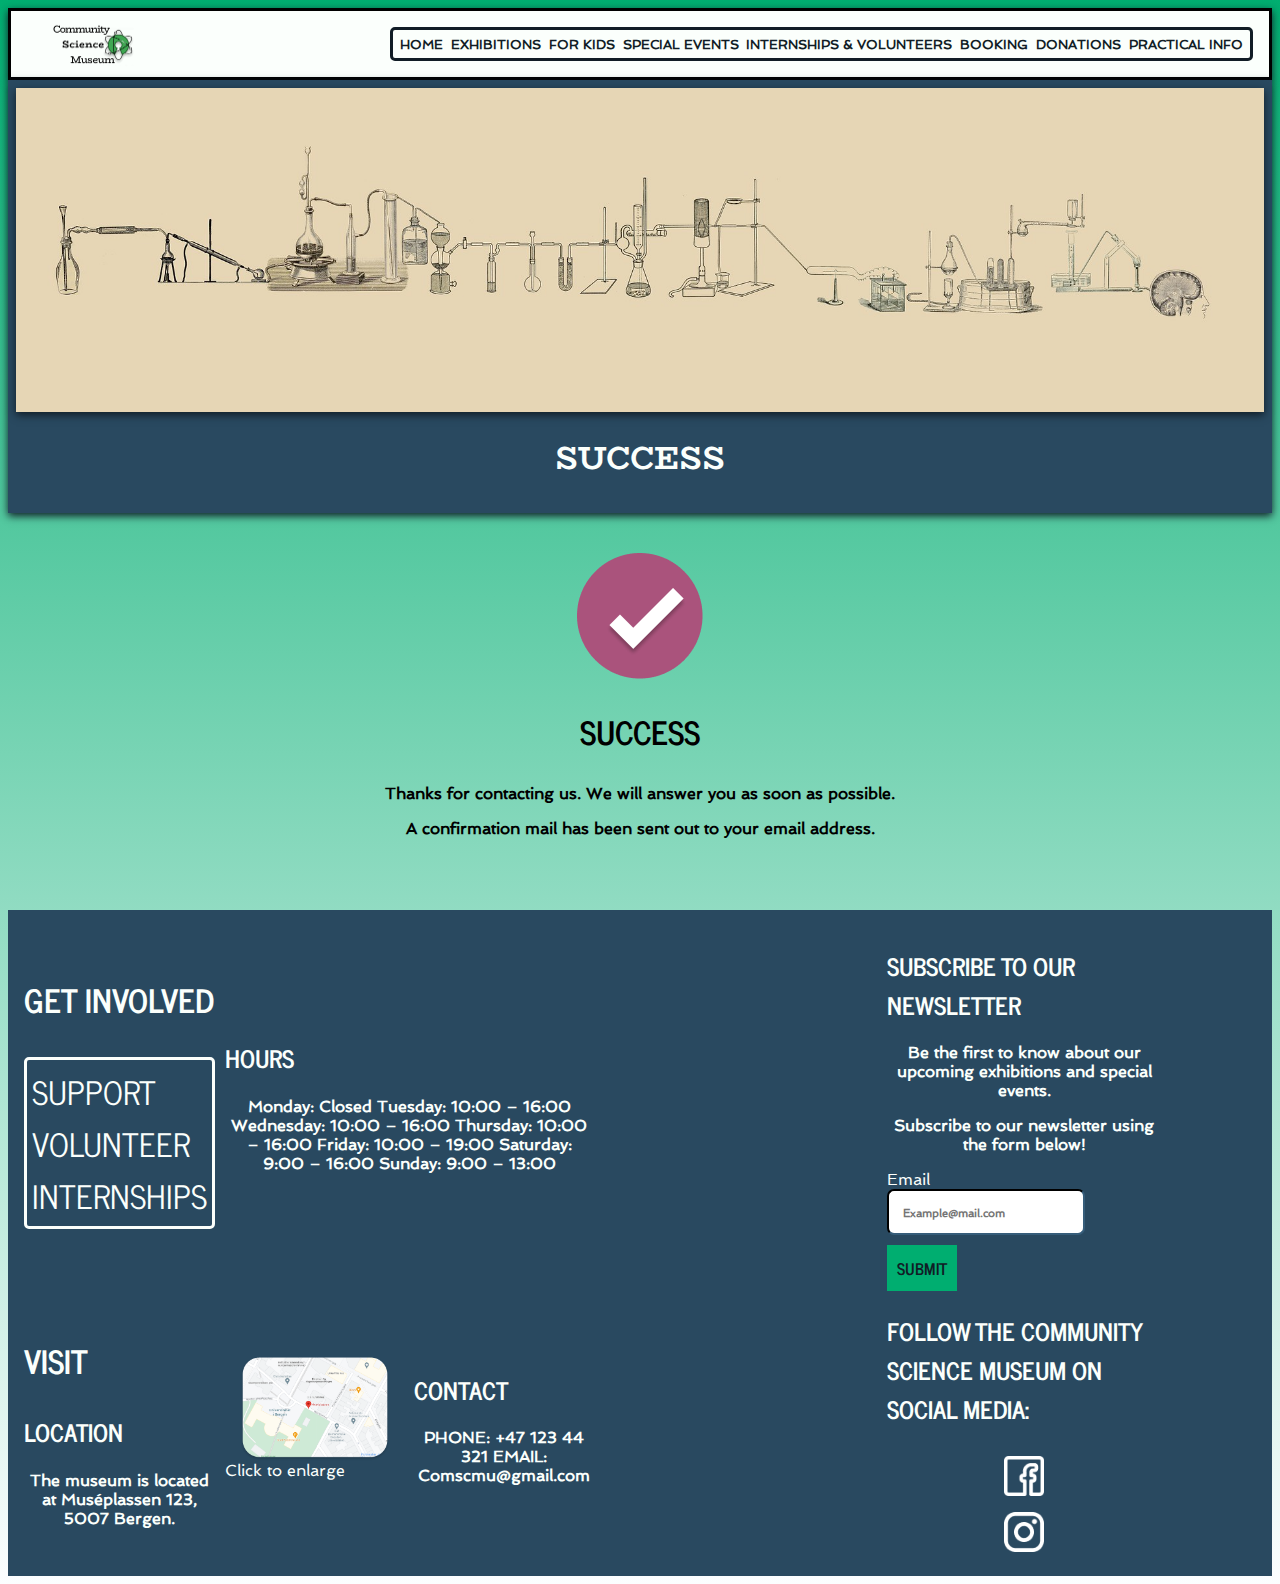
<file: HTML/Success.html>
<!DOCTYPE html>
<html lang="en">
  <head>
    <meta charset="UTF-8" />
    <meta http-equiv="X-UA-Compatible" content="IE=edge" />
    <meta name="viewport" content="width=device-width, initial-scale=1.0" />
    <link href="/CSS/styles.css" rel="stylesheet" />
    <link href="/CSS/success.css" rel="stylesheet" />
    <link rel="preconnect" href="https://fonts.googleapis.com" />
    <link rel="preconnect" href="https://fonts.gstatic.com" crossorigin />
    <link
      href="https://fonts.googleapis.com/css2?family=BioRhyme:wght@400;700&family=News+Cycle:wght@400;700&family=Spinnaker&display=swap"
      rel="stylesheet"
    />
    <title>Submission Successful</title>
    <meta
      name="description"
      content="A page that describes that the user successfully submitted their form to The Community Science Museum."
    />
  </head>
  <body>
    <header class="header-flex">
      <a href="/index.HTML"
        ><img
          class="logo"
          src="/IMAGES/DESKTOP-LOGO.png"
          alt="A logo for The Community Science Museum. The logo itself consist of a drawing of an atom."
      /></a>
      <!--The checkbox hamburger hack, as explained by MJ Philip in the curriculum-->

      <input type="checkbox" id="menu-checkbox" />
      <label for="menu-checkbox">
        <img
          class="hamburger-menu"
          src="/IMAGES/Hamburger-menu.png"
          alt="A menu for navigating the site"
      /></label>
      <nav class="nav-flex burger">
        <ul>
          <li><a class="nav-header" href="/index.HTML">HOME</a></li>
          <li>
            <a class="nav-header" href="/HTML/Exhibitions.html">EXHIBITIONS</a>
          </li>
          <li>
            <a class="nav-header" href="/HTML/Youngstarsclub.html">FOR KIDS</a>
          </li>
          <li>
            <a class="nav-header" href="/HTML/Bookingsystem.html"
              >SPECIAL EVENTS</a
            >
          </li>
          <li>
            <a class="nav-header" href="/HTML/Internships.html"
              >INTERNSHIPS & VOLUNTEERS</a
            >
          </li>
          <li>
            <a class="nav-header" href="/HTML/Bookingcheckout.html">BOOKING</a>
          </li>
          <li>
            <a class="nav-header" href="/HTML/Support.html">DONATIONS</a>
          </li>
          <li>
            <a class="nav-header" href="/HTML/Practicalinfo.html"
              >PRACTICAL INFO</a
            >
          </li>
        </ul>
      </nav>
    </header>
    <main>
      <section class="banner-flex">
        <div class="banner-pic">
          <img
            src="/IMAGES/lab-512503_1920-min.jpg"
            alt="An old-looking drawing of lab gear that seems to connect to a human brain."
          />
        </div>
        <h1 class="largetxt">SUCCESS</h1>
      </section>
      <section class="plain-text">
        <figure>
          <img
            src="/IMAGES/Winged-symbol.png"
            alt="A red circle with a white tick in it. It confirms that the form has been delivered to the museum"
          />
        </figure>
        <h2 class="largetxt">SUCCESS</h2>
        <p>Thanks for contacting us. We will answer you as soon as possible.</p>
        <p>A confirmation mail has been sent out to your email address.</p>
      </section>
    </main>
    <footer class="footer-flex">
      <section class="grid1">
        <h2 class="fontsize">GET INVOLVED</h2>
        <ul class="navfooter">
          <li><a href="/HTML/Support.html">SUPPORT</a></li>
          <li><a href="/HTML/Internships.html">VOLUNTEER</a></li>
          <li><a href="/TML/Internships.html">INTERNSHIPS</a></li>
        </ul>
      </section>
      <div class="grid2">
        <h2 class="fontsize">VISIT</h2>
        <h2>LOCATION</h2>
        <p>The museum is located at Muséplassen 123, 5007 Bergen.</p>
      </div>
      <figure class="grid3">
        <a href="/HTML/Practicalinfo.html"
          ><img
            src="/IMAGES/MAP.png"
            alt="A map of Bergen city, a red marker points out Muséplassen, the location of the museum."
            class="map"
        /></a>
        <figcaption>Click to enlarge</figcaption>
      </figure>
      <div class="grid4">
        <h2>HOURS</h2>
        <p>
          Monday: Closed Tuesday: 10:00 – 16:00 Wednesday: 10:00 – 16:00
          Thursday: 10:00 – 16:00 Friday: 10:00 – 19:00 Saturday: 9:00 – 16:00
          Sunday: 9:00 – 13:00
        </p>
      </div>
      <div class="grid5">
        <h2>CONTACT</h2>
        <p>PHONE: +47 123 44 321 EMAIL: Comscmu@gmail.com</p>
      </div>
      <div class="grid6">
        <h2>SUBSCRIBE TO OUR NEWSLETTER</h2>
        <p>
          Be the first to know about our upcoming exhibitions and special
          events.
        </p>
        <p>Subscribe to our newsletter using the form below!</p>
        <form action="HTML/Success.html" method="get">
          <label for="mail9">Email</label>
          <input type="email" id="mail9" placeholder="Example@mail.com" />

          <a href="/HTML/Success.html" class="button">SUBMIT</a>
        </form>
      </div>
      <div class="grid7">
        <h2>FOLLOW THE COMMUNITY SCIENCE MUSEUM ON SOCIAL MEDIA:</h2>
        <img
          src="/IMAGES/FACE.png"
          alt="The facebook logo, which the letter f. The color of the logo is white"
          class="SoMe"
        /><img
          src="/IMAGES/INSTA.png"
          alt="The logo for Instagram. It is a white box with a circle in it. It resembles a camera."
          class="SoMe"
        />
      </div>
    </footer>
  </body>
</html>
</file>
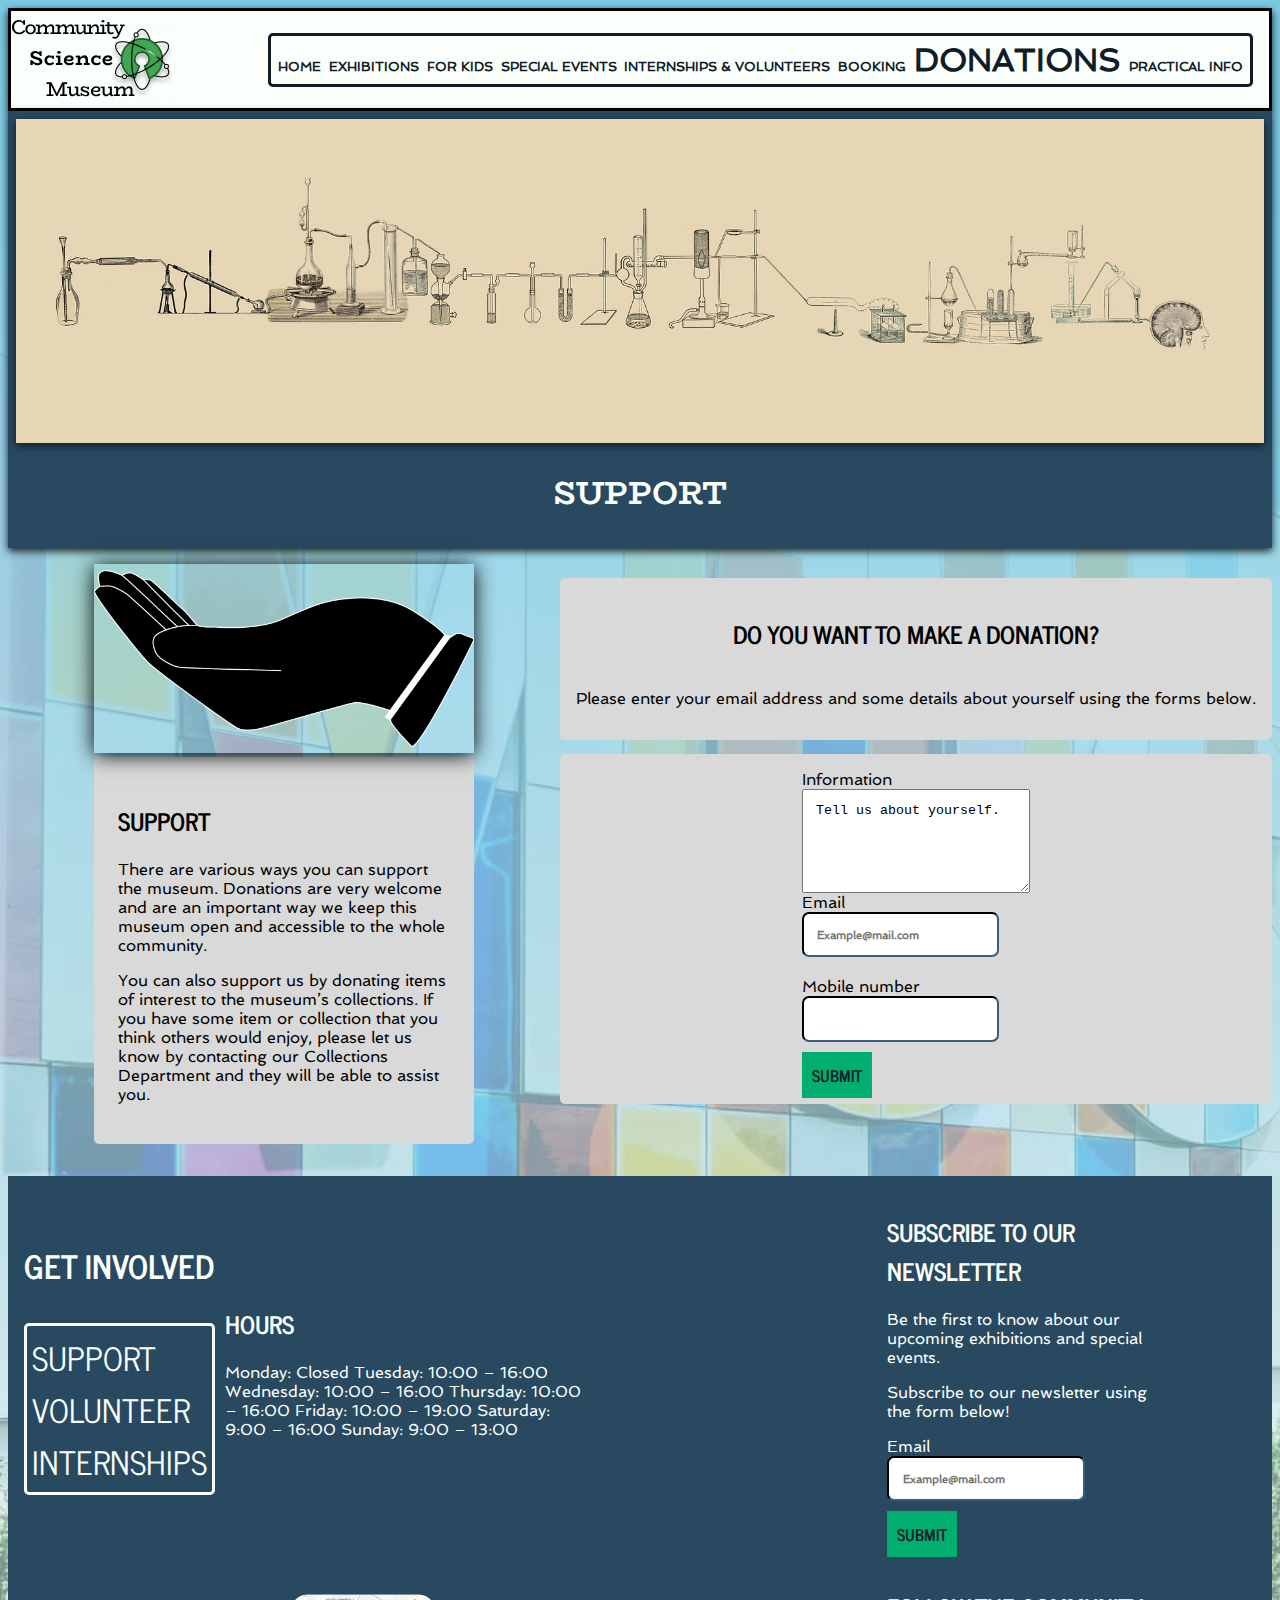
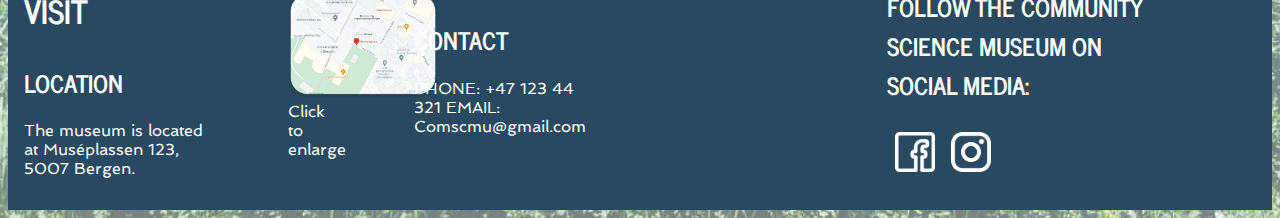
<file: HTML/Support.html>
<!DOCTYPE html>
<html lang="en">
  <head>
    <meta charset="UTF-8" />
    <meta http-equiv="X-UA-Compatible" content="IE=edge" />
    <meta name="viewport" content="width=device-width, initial-scale=1.0" />
    <link href="/CSS/styles.css" rel="stylesheet" />
    <link href="/CSS/support.css" rel="stylesheet" />
    <link rel="preconnect" href="https://fonts.googleapis.com" />
    <link rel="preconnect" href="https://fonts.gstatic.com" crossorigin />
    <link
      href="https://fonts.googleapis.com/css2?family=BioRhyme:wght@400;700&family=News+Cycle:wght@400;700&family=Spinnaker&display=swap"
      rel="stylesheet"
    />
    <title>Support Us</title>
    <meta
      name="description"
      content="This page informs the user on the various ways he or she can help support The Community Science Museum."
    />
  </head>
  <body>
    <header class="header-flex">
      <a href="/index.HTML"
        ><img
          class="logo"
          src="/IMAGES/DESKTOP-LOGO.png"
          alt="A logo for The Community Science Museum. The logo itself consist of a drawing of an atom."
      /></a>
      <!--The checkbox hamburger hack, as explained by MJ Philip in the curriculum-->

      <input type="checkbox" id="menu-checkbox" />
      <label for="menu-checkbox">
        <img
          class="hamburger-menu"
          src="/IMAGES/Hamburger-menu.png"
          alt="A menu for navigating the site"
      /></label>
      <nav class="nav-flex burger">
        <ul>
          <li><a class="nav-header" href="/index.HTML">HOME</a></li>
          <li>
            <a class="nav-header" href="/HTML/Exhibitions.html">EXHIBITIONS</a>
          </li>
          <li>
            <a class="nav-header" href="/HTML/Youngstarsclub.html">FOR KIDS</a>
          </li>
          <li>
            <a class="nav-header" href="/HTML/Bookingsystem.html"
              >SPECIAL EVENTS</a
            >
          </li>
          <li>
            <a class="nav-header" href="/HTML/Internships.html"
              >INTERNSHIPS & VOLUNTEERS</a
            >
          </li>
          <li>
            <a class="nav-header" href="/HTML/Bookingcheckout.html">BOOKING</a>
          </li>
          <li>
            <a class="nav-header position" href="/HTML/Support.html"
              >DONATIONS</a
            >
          </li>
          <li>
            <a class="nav-header" href="/HTML/Practicalinfo.html"
              >PRACTICAL INFO</a
            >
          </li>
        </ul>
      </nav>
    </header>
    <main>
      <section class="banner-flex">
        <div class="banner-pic">
          <img
            src="/IMAGES/lab-512503_1920-min.jpg"
            alt="An old-looking drawing of lab gear that seems to connect to a human brain."
          />
        </div>
        <h1>SUPPORT</h1>
      </section>

      <div class="flex-sup">
        <figure>
          <img
            src="/IMAGES/asking-g78547b289_1280.png"
            alt="A stylized drawing in black and white of a hand, reaching out humbly and begging for something"
            class="img"
          />
          <div class="plain-text low-radius">
            <h2>SUPPORT</h2>
            <p>
              There are various ways you can support the museum. Donations are
              very welcome and are an important way we keep this museum open and
              accessible to the whole community.
            </p>

            <p>
              You can also support us by donating items of interest to the
              museum’s collections. If you have some item or collection that you
              think others would enjoy, please let us know by contacting our
              Collections Department and they will be able to assist you.
            </p>
          </div>
        </figure>
        <section>
          <div class="form1">
            <h2>DO YOU WANT TO MAKE A DONATION?</h2>
            <p>
              Please enter your email address and some details about yourself
              using the forms below.
            </p>
          </div>
          <div class="form1">
            <form action="Success.html" class="Formdonate" method="get">
              <label for="user-info">Information</label>
              <textarea rows="5" cols="40" name="user-info" id="user-info">
Tell us about yourself.</textarea
              >
              <label for="mail10">Email</label>
              <input
                type="email"
                class="mail"
                placeholder="Example@mail.com"
                id="mail10"
              />
              <label for="mobilenumber">Mobile number</label>
              <input type="tel" name="mobilenumber" id="mobilenumber" />
              <a href="Success.html" class="button">SUBMIT</a>
            </form>
          </div>
        </section>
      </div>
    </main>
    <footer class="footer-flex">
      <section class="grid1">
        <h2 class="fontsize">GET INVOLVED</h2>
        <ul class="navfooter">
          <li><a href="/HTML/Support.html">SUPPORT</a></li>
          <li><a href="/HTML/Internships.html">VOLUNTEER</a></li>
          <li><a href="/HTML/Internships.html">INTERNSHIPS</a></li>
        </ul>
      </section>
      <div class="grid2">
        <h2 class="fontsize">VISIT</h2>
        <h2>LOCATION</h2>
        <p>The museum is located at Muséplassen 123, 5007 Bergen.</p>
      </div>
      <figure class="grid3">
        <a href="/HTML/Practicalinfo.html"
          ><img
            src="/IMAGES/MAP.png"
            alt="A map of Bergen city, a red marker points out Muséplassen, the location of the museum."
            class="map"
        /></a>
        <figcaption>Click to enlarge</figcaption>
      </figure>
      <div class="grid4">
        <h2>HOURS</h2>
        <p>
          Monday: Closed Tuesday: 10:00 – 16:00 Wednesday: 10:00 – 16:00
          Thursday: 10:00 – 16:00 Friday: 10:00 – 19:00 Saturday: 9:00 – 16:00
          Sunday: 9:00 – 13:00
        </p>
      </div>
      <div class="grid5">
        <h2>CONTACT</h2>
        <p>PHONE: +47 123 44 321 EMAIL: Comscmu@gmail.com</p>
      </div>
      <div class="grid6">
        <h2>SUBSCRIBE TO OUR NEWSLETTER</h2>
        <p>
          Be the first to know about our upcoming exhibitions and special
          events.
        </p>
        <p>Subscribe to our newsletter using the form below!</p>
        <form action="HTML/Success.html" method="get">
          <label for="mail11">Email</label>
          <input type="email" id="mail11" placeholder="Example@mail.com" />

          <a href="/HTML/Success.html" class="button">SUBMIT</a>
        </form>
      </div>
      <div class="grid7">
        <h2>FOLLOW THE COMMUNITY SCIENCE MUSEUM ON SOCIAL MEDIA:</h2>
        <img
          src="/IMAGES/FACE.png"
          alt="The facebook logo, which the letter f. The color of the logo is white"
          class="SoMe"
        /><img
          src="/IMAGES/INSTA.png"
          alt="The logo for Instagram. It is a white box with a circle in it. It resembles a camera."
          class="SoMe"
        />
      </div>
    </footer>
  </body>
</html>
</file>
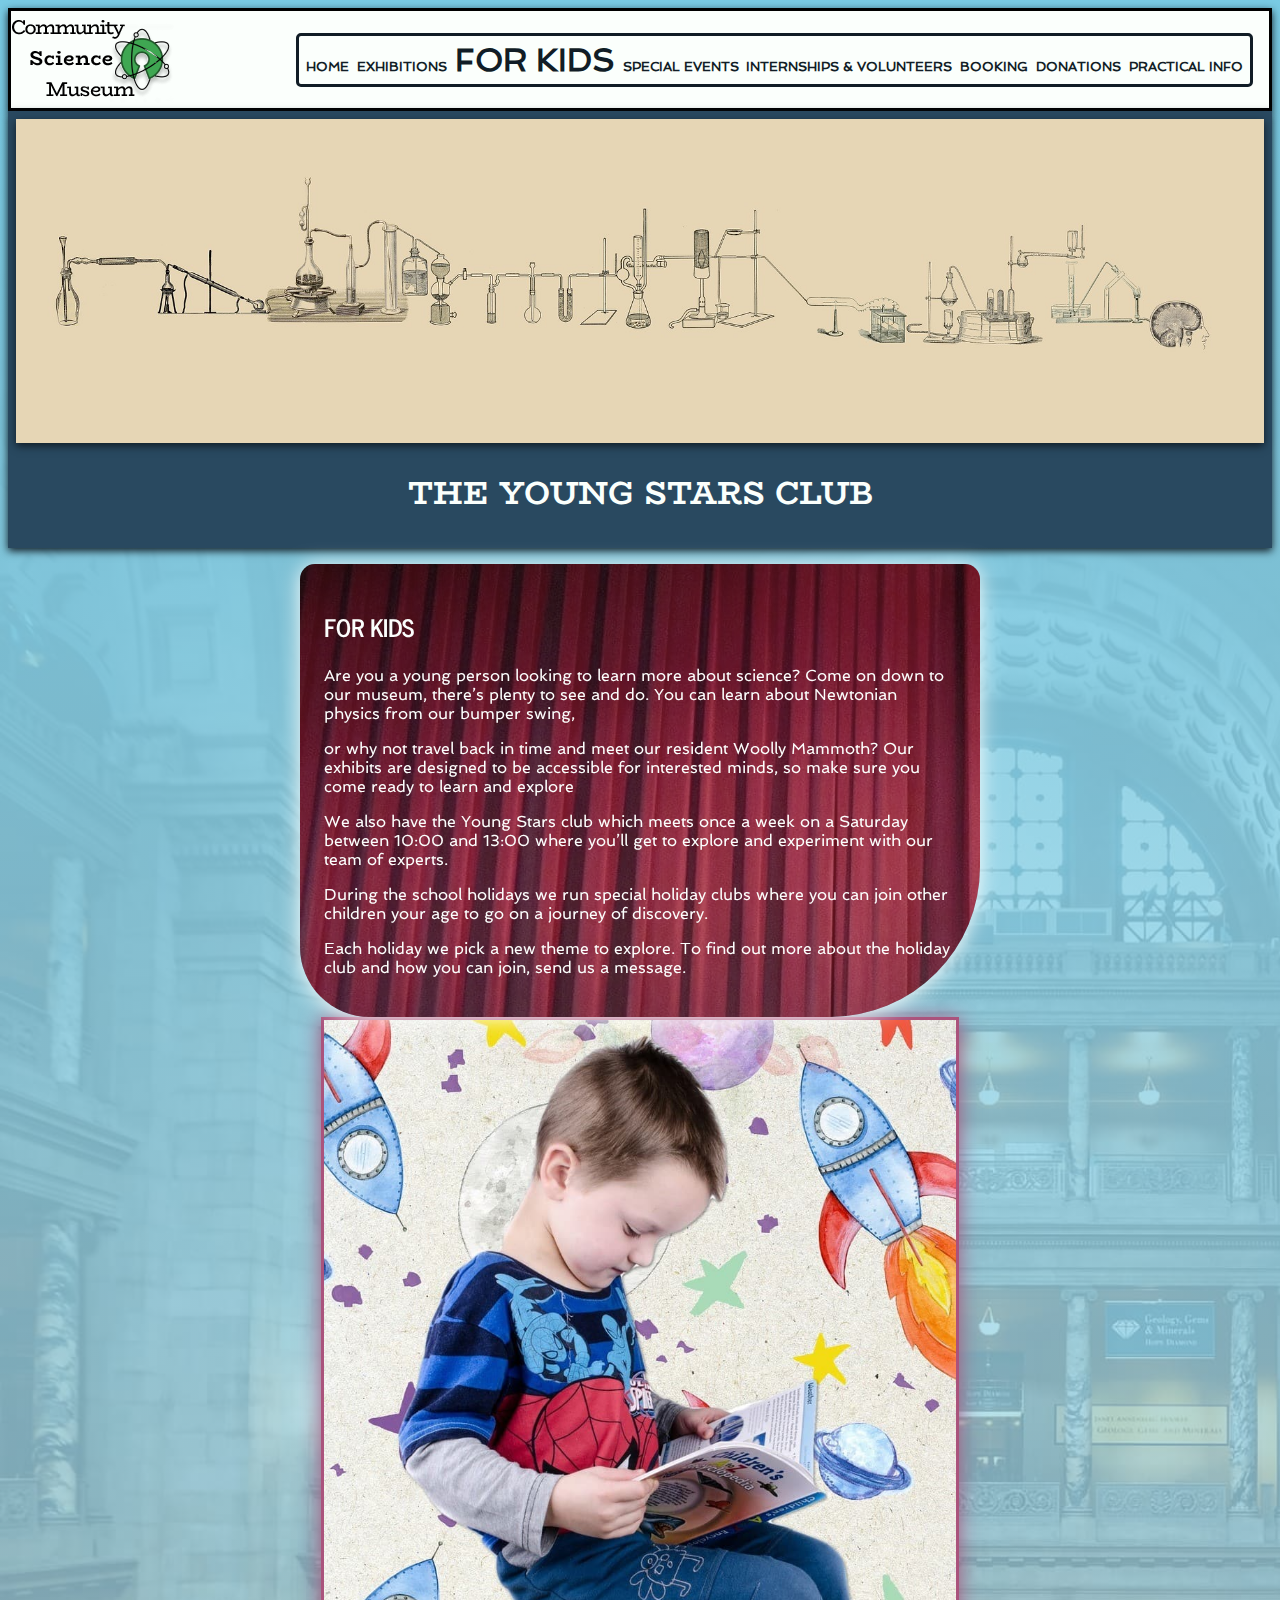
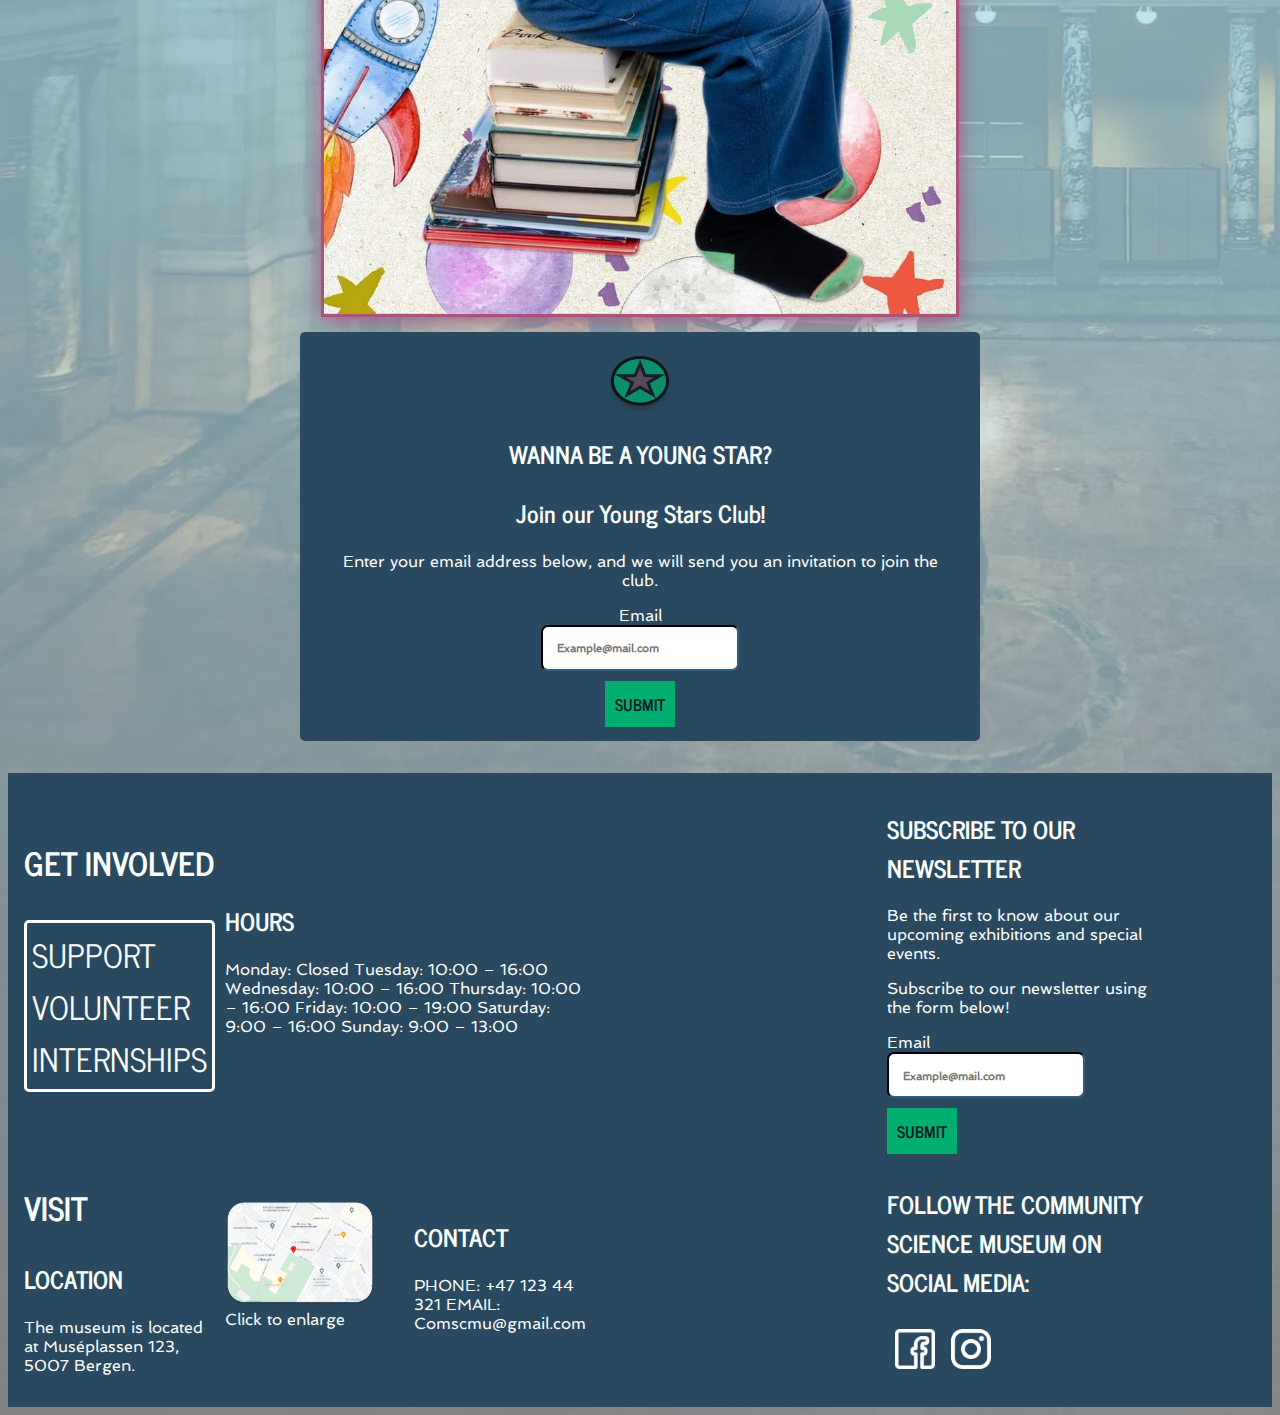
<file: HTML/Youngstarsclub.html>
<!DOCTYPE html>
<html lang="en">
  <head>
    <meta charset="UTF-8" />
    <meta http-equiv="X-UA-Compatible" content="IE=edge" />
    <meta name="viewport" content="width=device-width, initial-scale=1.0" />
    <link href="/CSS/styles.css" rel="stylesheet" />
    <link href="/CSS/youngstarsclub.css" rel="stylesheet" />
    <link rel="preconnect" href="https://fonts.googleapis.com" />
    <link rel="preconnect" href="https://fonts.gstatic.com" crossorigin />
    <link
      href="https://fonts.googleapis.com/css2?family=BioRhyme:wght@400;700&family=News+Cycle:wght@400;700&family=Spinnaker&display=swap"
      rel="stylesheet"
    />
    <title>The Young Stars Club</title>
    <meta
      name="description"
      content="This page is for kids who want to join the exciting Young Stars Club."
    />
  </head>
  <body>
    <header class="header-flex">
      <a href="/index.HTML"
        ><img
          class="logo"
          src="/IMAGES/DESKTOP-LOGO.png"
          alt="A logo for The Community Science Museum. The logo itself consist of a drawing of an atom."
      /></a>
      <!--The checkbox hamburger hack, as explained by MJ Philip in the curriculum-->

      <input type="checkbox" id="menu-checkbox" />
      <label for="menu-checkbox">
        <img
          class="hamburger-menu"
          src="/IMAGES/Hamburger-menu.png"
          alt="A menu for navigating the site"
      /></label>
      <nav class="nav-flex burger">
        <ul>
          <li><a class="nav-header" href="/index.HTML">HOME</a></li>
          <li>
            <a class="nav-header" href="/HTML/Exhibitions.html">EXHIBITIONS</a>
          </li>
          <li>
            <a class="nav-header position" href="/HTML/Youngstarsclub.html"
              >FOR KIDS</a
            >
          </li>
          <li>
            <a class="nav-header" href="/HTML/Bookingsystem.html"
              >SPECIAL EVENTS</a
            >
          </li>
          <li>
            <a class="nav-header" href="/HTML/Internships.html"
              >INTERNSHIPS & VOLUNTEERS</a
            >
          </li>
          <li>
            <a class="nav-header" href="/HTML/Bookingcheckout.html">BOOKING</a>
          </li>
          <li>
            <a class="nav-header" href="/HTML/Support.html">DONATIONS</a>
          </li>
          <li>
            <a class="nav-header" href="/HTML/Practicalinfo.html"
              >PRACTICAL INFO</a
            >
          </li>
        </ul>
      </nav>
    </header>
    <main>
      <section class="banner-flex">
        <div class="banner-pic">
          <img
            src="/IMAGES/lab-512503_1920-min.jpg"
            alt="An old-looking drawing of lab gear that seems to connect to a human brain."
          />
        </div>
        <h1>THE YOUNG STARS CLUB</h1>
      </section>
      <div class="curtain">
        <h2>FOR KIDS</h2>
        <p>
          Are you a young person looking to learn more about science? Come on
          down to our museum, there’s plenty to see and do. You can learn about
          Newtonian physics from our bumper swing,
        </p>
        <p>
          or why not travel back in time and meet our resident Woolly Mammoth?
          Our exhibits are designed to be accessible for interested minds, so
          make sure you come ready to learn and explore
        </p>
        <p>
          We also have the Young Stars club which meets once a week on a
          Saturday between 10:00 and 13:00 where you’ll get to explore and
          experiment with our team of experts.
        </p>
        <p>
          During the school holidays we run special holiday clubs where you can
          join other children your age to go on a journey of discovery.
        </p>
        <p>
          Each holiday we pick a new theme to explore. To find out more about
          the holiday club and how you can join, send us a message.
        </p>
      </div>
      <figure>
        <img
          src="/IMAGES/reading-2762010_1280-min.jpg"
          alt=" A small boy sitting on a bunch of books, he is reading a science book for kids"
          class="img"
        />
      </figure>
      <div class="article4 young">
        <img
          src="/IMAGES/YOUNG-STARS-CLUB-EMBLEM.png"
          alt="A red star in a green circle. This is the emblem for the Young Stars Club."
          class="emblem"
        />
        <h2>WANNA BE A YOUNG STAR?</h2>
        <h2>Join our Young Stars Club!</h2>
        <p>
          Enter your email address below, and we will send you an invitation to
          join the club.
        </p>
        <div class="flex-Y">
          <form action="Success.html" class="mailform" method="get">
            <label for="mail12">Email</label>
            <input
              type="email"
              name="mail"
              id="mail12"
              placeholder="Example@mail.com"
            />
            <a href="Success.html" class="button">SUBMIT</a>
          </form>
        </div>
      </div>
    </main>
    <footer class="footer-flex">
      <section class="grid1">
        <h2 class="fontsize">GET INVOLVED</h2>
        <ul class="navfooter">
          <li><a href="/HTML/Support.html">SUPPORT</a></li>
          <li><a href="/HTML/Internships.html">VOLUNTEER</a></li>
          <li><a href="/HTML/Internships.html">INTERNSHIPS</a></li>
        </ul>
      </section>
      <div class="grid2">
        <h2 class="fontsize">VISIT</h2>
        <h2>LOCATION</h2>
        <p>The museum is located at Muséplassen 123, 5007 Bergen.</p>
      </div>
      <figure class="grid3">
        <a href="/HTML/Practicalinfo.html"
          ><img
            src="/IMAGES/MAP.png"
            alt="A map of Bergen city, a red marker points out Muséplassen, the location of the museum."
            class="map"
        /></a>
        <figcaption>Click to enlarge</figcaption>
      </figure>
      <div class="grid4">
        <h2>HOURS</h2>
        <p>
          Monday: Closed Tuesday: 10:00 – 16:00 Wednesday: 10:00 – 16:00
          Thursday: 10:00 – 16:00 Friday: 10:00 – 19:00 Saturday: 9:00 – 16:00
          Sunday: 9:00 – 13:00
        </p>
      </div>
      <div class="grid5">
        <h2>CONTACT</h2>
        <p>PHONE: +47 123 44 321 EMAIL: Comscmu@gmail.com</p>
      </div>
      <div class="grid6">
        <h2>SUBSCRIBE TO OUR NEWSLETTER</h2>
        <p>
          Be the first to know about our upcoming exhibitions and special
          events.
        </p>
        <p>Subscribe to our newsletter using the form below!</p>
        <form action="HTML/Success.html" method="get">
          <label for="mail13">Email</label>
          <input type="email" id="mail13" placeholder="Example@mail.com" />

          <a href="/HTML/Success.html" class="button">SUBMIT</a>
        </form>
      </div>
      <div class="grid7">
        <h2>FOLLOW THE COMMUNITY SCIENCE MUSEUM ON SOCIAL MEDIA:</h2>
        <img
          src="/IMAGES/FACE.png"
          alt="The facebook logo, which the letter f. The color of the logo is white"
          class="SoMe"
        /><img
          src="/IMAGES/INSTA.png"
          alt="The logo for Instagram. It is a white box with a circle in it. It resembles a camera."
          class="SoMe"
        />
      </div>
    </footer>
  </body>
</html>
</file>
<file: CSS/styles.css>
@import url("https://fonts.googleapis.com/css2?family=BioRhyme:wght@400;700&family=News+Cycle:wght@400;700&family=Spinnaker&display=swap");
h1 {
  font-family: "BioRhyme", serif, "Segoe UI", Tahoma, Geneva, Verdana,
    sans-serif;
}
h2 {
  font-family: "News Cycle", sans-serif, Tahoma, Geneva, Verdana, sans-serif;
}
p {
  font-family: "Spinnaker", sans-serif, "Franklin Gothic Medium", "Arial Narrow",
    Arial, sans-serif;
}

figcaption {
  font-family: "Spinnaker", sans-serif, "Franklin Gothic Medium", "Arial Narrow",
    Arial, sans-serif;
}

figure {
  margin: 0px 0px 15px;
}

label {
  font-family: "Spinnaker", sans-serif, "Franklin Gothic Medium", "Arial Narrow",
    Arial, sans-serif;
}

input {
  /*max-width: 130px;*/

  border-color: var(--my-black);
  border-radius: 7px;
  margin-bottom: 1.5em;
  color: rgb(81, 80, 80);
  font-family: "Spinnaker", sans-serif, "Franklin Gothic Medium", "Arial Narrow",
    Arial, sans-serif;
  padding: 0.5em;
}

.form1 {
  background-color: var(--my-gray);
  border-radius: var(--my-radius);
  max-width: 50%;
  margin: 2% auto;
}

.form1,
input,
textarea {
  display: flex;
  flex-direction: column;
  align-items: center;
  justify-content: space-around;
  background-color: var(-);
  padding: 1em;
  max-width: 100%;
}

textarea {
  max-width: 200px;
}

::placeholder {
  font-size: smaller;
  font-weight: bolder;
}

:root {
  --background-light-blue: #79cbe4;
  --background-gradient: linear-gradient(
    to bottom,
    var(--background-light-blue),
    var(--my-semi-opaque)
  );
  --background-gradient-green: linear-gradient(
    to bottom,
    var(--my-green),
    var(--my-semi-opaque)
  );
  --my-green: #00ae70;
  --my-white: #fbfffc;
  --my-dark-blue: #294960;
  --my-black: #111d26;
  --my-semi-opaque: #f9fcff77;
  --my-shadow: 0px 3px 8px var(--my-black);
  --my-memo-yellow: #fdffa8;
  --my-soft-shadow: 0px 2px 20px;
  --my-red: #aa537c;
  --my-padding: 1.5em;
  --my-radius: 5px;
  --my-memo-green: #ceedcd;
  --my-gray: #d9d9d9;
}

/*reuasable article styling*/

.img {
  max-width: 100%;
  object-fit: cover;
}

.plain-text {
  padding: var(--my-padding);
}

.low-radius {
  border-bottom-right-radius: 5px;
  border-bottom-left-radius: 5px;
}

/*global body rules*/

body {
  background-repeat: no-repeat;
  background-size: cover;
}
/*button and its animations*/
.button {
  background-color: var(--my-green);
  color: var(--my-black);
  padding: 10px;
  font-weight: bold;
  text-decoration: none;
  font-family: "News Cycle", sans-serif, Tahoma, Geneva;
}

.button:hover {
  transition-duration: 200ms;
  text-shadow: var(--my-shadow);
  padding-bottom: 20px;
}
/*header*/
header {
  background-color: var(--my-white);
  border: solid;
  border-width: 3px;
  box-shadow: var(--my-shadow);
}

header li {
  text-decoration: none;
  list-style-type: none;
  font-family: "Spinnaker", sans-serif, "Franklin Gothic Medium", "Arial Narrow",
    Arial, sans-serif;
  display: inline;
  padding: 6px;
  font-size: 15px;
  font-weight: bold;
}

.position {
  font-size: xx-large;
}

header ul {
  border: solid var(--my-black);
  border-radius: 5px;
  padding: 5px;
}

.nav-header {
  color: var(--my-black);
}

.header-flex {
  display: flex;
  flex-direction: row;
  align-items: center;
  justify-content: space-around;
  flex-wrap: wrap;
}

.nav-flex li {
  display: flex;
  flex-direction: column;
  align-items: baseline;
  justify-content: baseline;
}

li:hover {
  text-shadow: 0px 5px 4px var(--my-green);
}

/*logo animations*/
.logo:hover {
  filter: brightness(180%);
  transition-duration: 500ms;
  max-width: 98%;
}

/*banner*/
.banner-flex {
  background-color: var(--my-dark-blue);
  color: var(--my-white);
  padding: 8px;
  box-shadow: var(--my-shadow);
  margin-bottom: 1em;
  text-align: center;
}

.banner-pic img {
  max-width: 100%;
  padding: 0px;
  margin: auto;
  box-shadow: var(--my-shadow);
}

/*footer*/
footer {
  background-color: var(--my-dark-blue);
  color: var(--my-white);
  display: flex;
  flex-direction: column;
  flex-wrap: wrap;
  align-items: center;
  justify-content: left;
  padding: 1em;
  margin-top: 2em;
}

.fontsize {
  font-size: xx-large;
}
.navfooter {
  font-family: "News Cycle", "Courier New", Courier, monospace;
  font-size: xx-large;
  border: solid;
  border-radius: 5px;
  padding: 5px;
}

.map {
  max-width: 150px;
}

.map:hover {
  max-width: 230px;
  opacity: 80%;
}

li,
a {
  color: var(--my-white);
  text-decoration: none;
  list-style-type: none;
}

/*hamburger menu, checkbox hack as demonstrated by MJ Philip in the curriculum*/

.hamburger-menu {
  max-width: 50px;
  max-height: 50px;
  margin: 15px;
}

.hamburger-menu:hover {
  transition-duration: 500ms;
  opacity: 70%;
  max-width: 95%;
}

.burger,
#menu-checkbox {
  display: none;
}

#menu-checkbox:checked ~ .burger {
  display: block;
}

/*Media queries*/
/*header*/

@media only screen and (min-width: 480px) {
  footer {
    padding: 0% 15% 0%;
  }
}
@media only screen and (min-width: 600px) {
  footer {
    padding: 1em;
  }
}

@media only screen and (min-width: 800px) {
  /*footer**/
  footer {
    display: grid;
    grid-template-columns: repeat(12, 1fr);
    gap: 10px;
  }

  .map {
    max-width: 50px;
  }

  .grid1 {
    grid-column: 1/2;
    grid-row: 1;
  }
  .grid2 {
    grid-column: 1/2;
    grid-row: 2;
  }
  .grid3 {
    grid-column: 2/4;
    grid-row: 2;
  }
  .grid4 {
    grid-column: 2/6;
    grid-row: 1;
  }
  .grid5 {
    grid-column: 4/6;
    grid-row: 2;
  }
  .grid6 {
    grid-column: 9/12;
    grid-row: 1;
  }
  .grid7 {
    grid-column: 9/12;
    grid-row: 2;
  }
}
@media only screen and (min-width: 1070px) {
  .map {
    max-width: 150px;
  }
  .header-flex {
    display: flex;
    flex-direction: row;
    justify-content: space-between;
  }

  .nav-flex li {
    display: inline;
    padding: 0.15em;
    font-size: small;
  }

  .hamburger-menu {
    display: none;
  }

  .burger {
    display: block;
    position: static;
    margin-right: 1em;
  }
}

@media only screen and (min-width: 1400px) {
  .grid1 {
    grid-column: 1/2;
    grid-row: 1;
  }

  .grid4 {
    grid-column: 4/7;
    grid-row: 1;
    line-height: 120%;
  }

  .burger {
    display: block;
    position: static;
    margin-right: 1em;
  }

  .header-flex {
    display: flex;
    flex-direction: row;
    justify-content: space-between;
  }

  .nav-flex li {
    display: inline;
    padding: 1em;
    font-size: medium;
  }
}
</file>
<file: CSS/bookingcheckout.css>
@import "./styles.css";
@import "./index.css";
@import "./internships.css";

@media only screen and (min-width: 600px) {
  .book {
    display: flex;
    flex-direction: column;
    align-items: center;
    justify-content: center;
    max-width: 50%;
    margin: 1.5em auto;
  }

  .book {
    font-size: x-large;
  }

  .booking {
    display: flex;
    flex-direction: column;
    align-items: center;
    justify-content: center;
    margin: 5em;
  }

  figure {
    max-width: 30%;
    margin: 2em;
  }
}
</file>
<file: CSS/bookingsystem.css>
@import "./styles.css";
@import "./index.css";
@import "./internships.css";

/* unique background image with gradient color overlay, I will add this on all pages, it isn't meant as a repetition */

body {
  background-image: var(--background-gradient),
    url(/IMAGES/exhibition-1863344_1920.jpg);
}

@media only screen and (min-width: 600px) {
  .flex-int {
    display: flex;
    flex-direction: row;
    align-items: baseline;
    justify-content: space-around;
  }
  figure {
    margin: 0.5em;
  }
}
</file>
<file: CSS/exhibitions.css>
@import "./styles.css";
@import "./index.css";
/* unique background image with gradient color overlay, I will add this on all pages, it isn't meant as a repetition */

body {
  background-image: var(--background-gradient),
    url(/IMAGES/mavis-cw-164128-min.jpg);
}

.AI {
  background-color: var(--my-white);
}

.robot {
  max-width: 100%;
}

.robot-text {
  max-width: 40;
}

.evo2 {
  background-color: var(--my-memo-green);
}

.sticker {
  background-color: var(--my-memo-yellow);
}

.article4 {
  margin-bottom: 1em;
}

.bio1 {
  background-color: var(--my-red);
  color: var(--my-white);
}

.med1 div {
  background-color: var(--my-memo-yellow);
  transform: rotate(2deg);
  max-width: 80%;
  opacity: 90%;
}

@media only screen and (min-width: 600px) {
  .med1 div {
    max-width: 100%;
  }
}

@media only screen and (min-width: 1000px) {
  .flex-ex {
    display: flex;
    flex-direction: row;
    flex-wrap: wrap;
    align-items: flex-start;
    justify-content: space-around;
  }
  figure,
  .article4,
  .med1,
  .evo2,
  .bio1 {
    max-width: 40%;
  }

  .med1 div {
    max-width: 100%;
  }
}
</file>
<file: CSS/internships.css>
@import "./styles.css";
@import "./index.css";

/* unique background image with gradient color overlay, I will add this on all pages, it isn't meant as a repetition */

body {
  background-image: var(--background-gradient),
    url(/IMAGES/scientific-2040795_1280-min.jpg);
}

/*.form1 {
  background-color: var(--my-gray);
  border-radius: var(--my-radius);
}*/

.plain-text {
  background-color: var(--my-gray);
}

.img {
  box-shadow: var(--my-soft-shadow);
}

@media only screen and (min-width: 1000px) {
  .flex-int {
    display: flex;
    flex-direction: row;
    flex-wrap: wrap;
    align-items: baseline;
    justify-content: space-evenly;
  }
  figure {
    max-width: 25%;
    max-height: auto;
    object-fit: cover;
  }

  .flex-2 {
    display: flex;
    flex-direction: column;
    align-items: center;
    justify-content: center;
  }

  .int {
    display: flex;
    flex-direction: column;
    align-items: center;
    justify-content: center;
    max-width: fit-content;
    margin: 1em auto;
    box-shadow: var(--my-soft-shadow);
    font-size: x-large;
  }
}
</file>
<file: CSS/Practicalinfo.css>
@import "./styles.css";
@import "./index.css";
@import "./internships.css";
@import "./exhibitions.css";

/* unique background image with gradient color overlay, I will add this on all pages, it isn't meant as a repetition */

body {
  background-image: var(--background-gradient-green);
}

.img {
  box-shadow: none;
}

.sticker {
  max-width: 80%;
  margin: auto;
  transform: rotate(1deg);
  box-shadow: var(--my-soft-shadow);
  border-bottom-left-radius: 10%;
}

.evo2 {
  max-width: 40%;
  margin: 1em auto;
  box-shadow: var(--my-soft-shadow);
  transform: (-1deg);
}

.flex-info {
  display: flex;
  flex-direction: column;
  flex-wrap: nowrap;
  align-items: center;
}
</file>
<file: CSS/success.css>
@import "./styles.css";
@import "./index.css";

/* unique background image with gradient color overlay, I will add this on all pages, it isn't meant as a repetition */

body {
  background-image: var(--background-gradient-green);
}

.largetxt {
  text-align: center;
  font-size: xx-large;
}

img {
  display: block;
  max-width: 50%;
  margin: auto;
}

p {
  font-weight: bold;
  text-align: center;
}
</file>
<file: CSS/support.css>
@import "./styles.css";
@import "./index.css";
@import "./internships.css";

/* unique background image with gradient color overlay, I will add this on all pages, it isn't meant as a repetition */

body {
  background-image: var(--background-gradient),
    url(/IMAGES/scott-webb-102825-min.jpg);
}

img {
  background-color: var(--background-gradient);
}

@media only screen and (min-width: 600px) {
  .flex-sup {
    display: flex;
    flex-direction: row;
    flex-wrap: nowrap;
    align-items: flex-start;
    justify-content: space-around;
  }
  figure {
    max-width: 50%;
    margin: auto;
  }
}
@media only screen and (min-width: 1000px) {
  figure {
    max-width: 30%;
  }
}
</file>
<file: CSS/youngstarsclub.css>
@import "./styles.css";
@import "./index.css";

/* unique background image with gradient color overlay, I will add this on all pages, it isn't meant as a repetition */

body {
  background-image: var(--background-gradient),
    url(/IMAGES/roberto-nickson-396152-min.jpg);
}

.curtain {
  background-image: url(/IMAGES/red-g8095f2536_1280-min.jpg);
  filter: saturate(50%);
  color: var(--my-white);
  padding: var(--my-padding);
  border-top-right-radius: 15px;
  border-top-left-radius: 15px;
  border-bottom-right-radius: 150px;
  border-bottom-left-radius: 70px;
  box-shadow: var(--my-soft-shadow);
  margin-bottom: 1em;
  max-width: 50%;
  margin: auto;
}

.emblem {
  display: block;
  max-width: 50%;
  margin: auto;
}

.border {
  border: solid;
}

.img {
  border: solid;
  color: var(--my-red);
  box-shadow: var(--my-soft-shadow);
  max-width: 50%;
  display: block;
  margin: auto;
}

.young {
  max-width: 50%;
  margin: auto;
  text-align: center;
}

.flex-Y {
  display: flex;
  flex-direction: column;
  align-items: center;
  justify-content: center;
}
</file>
